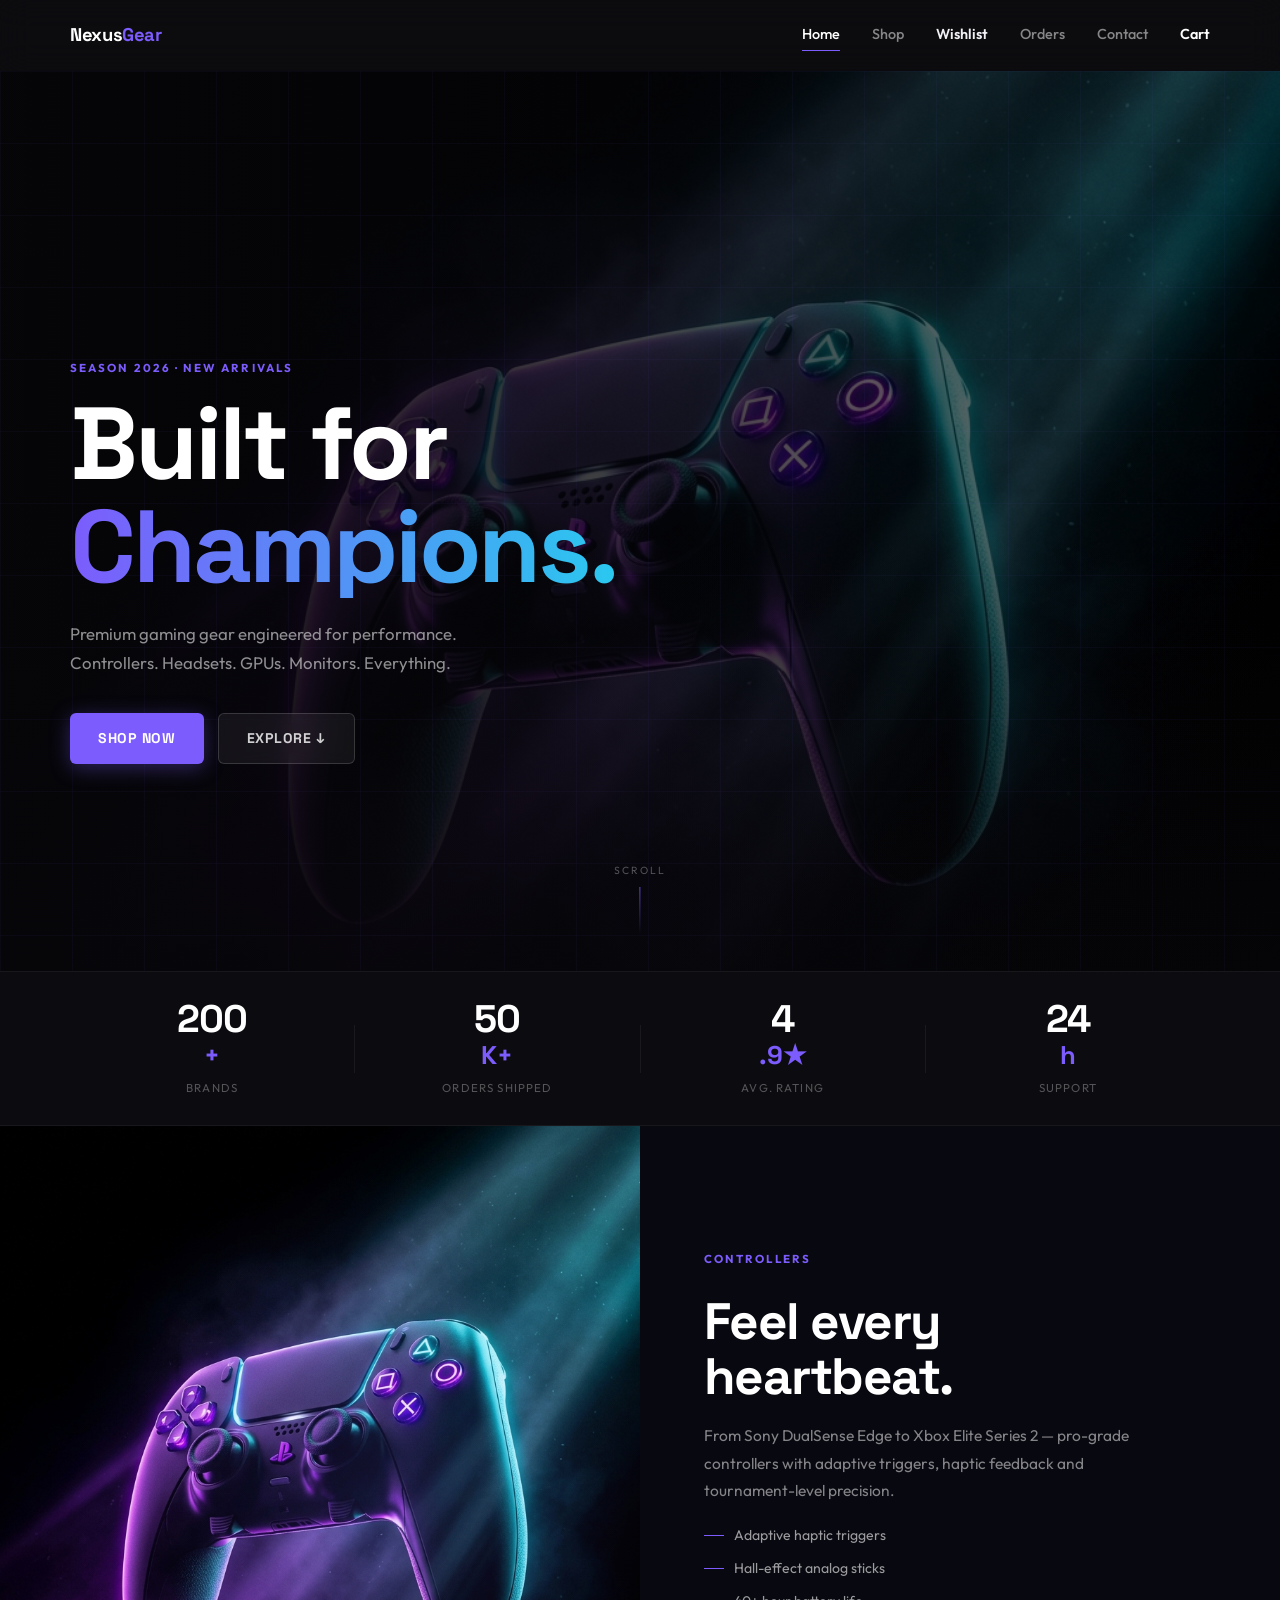
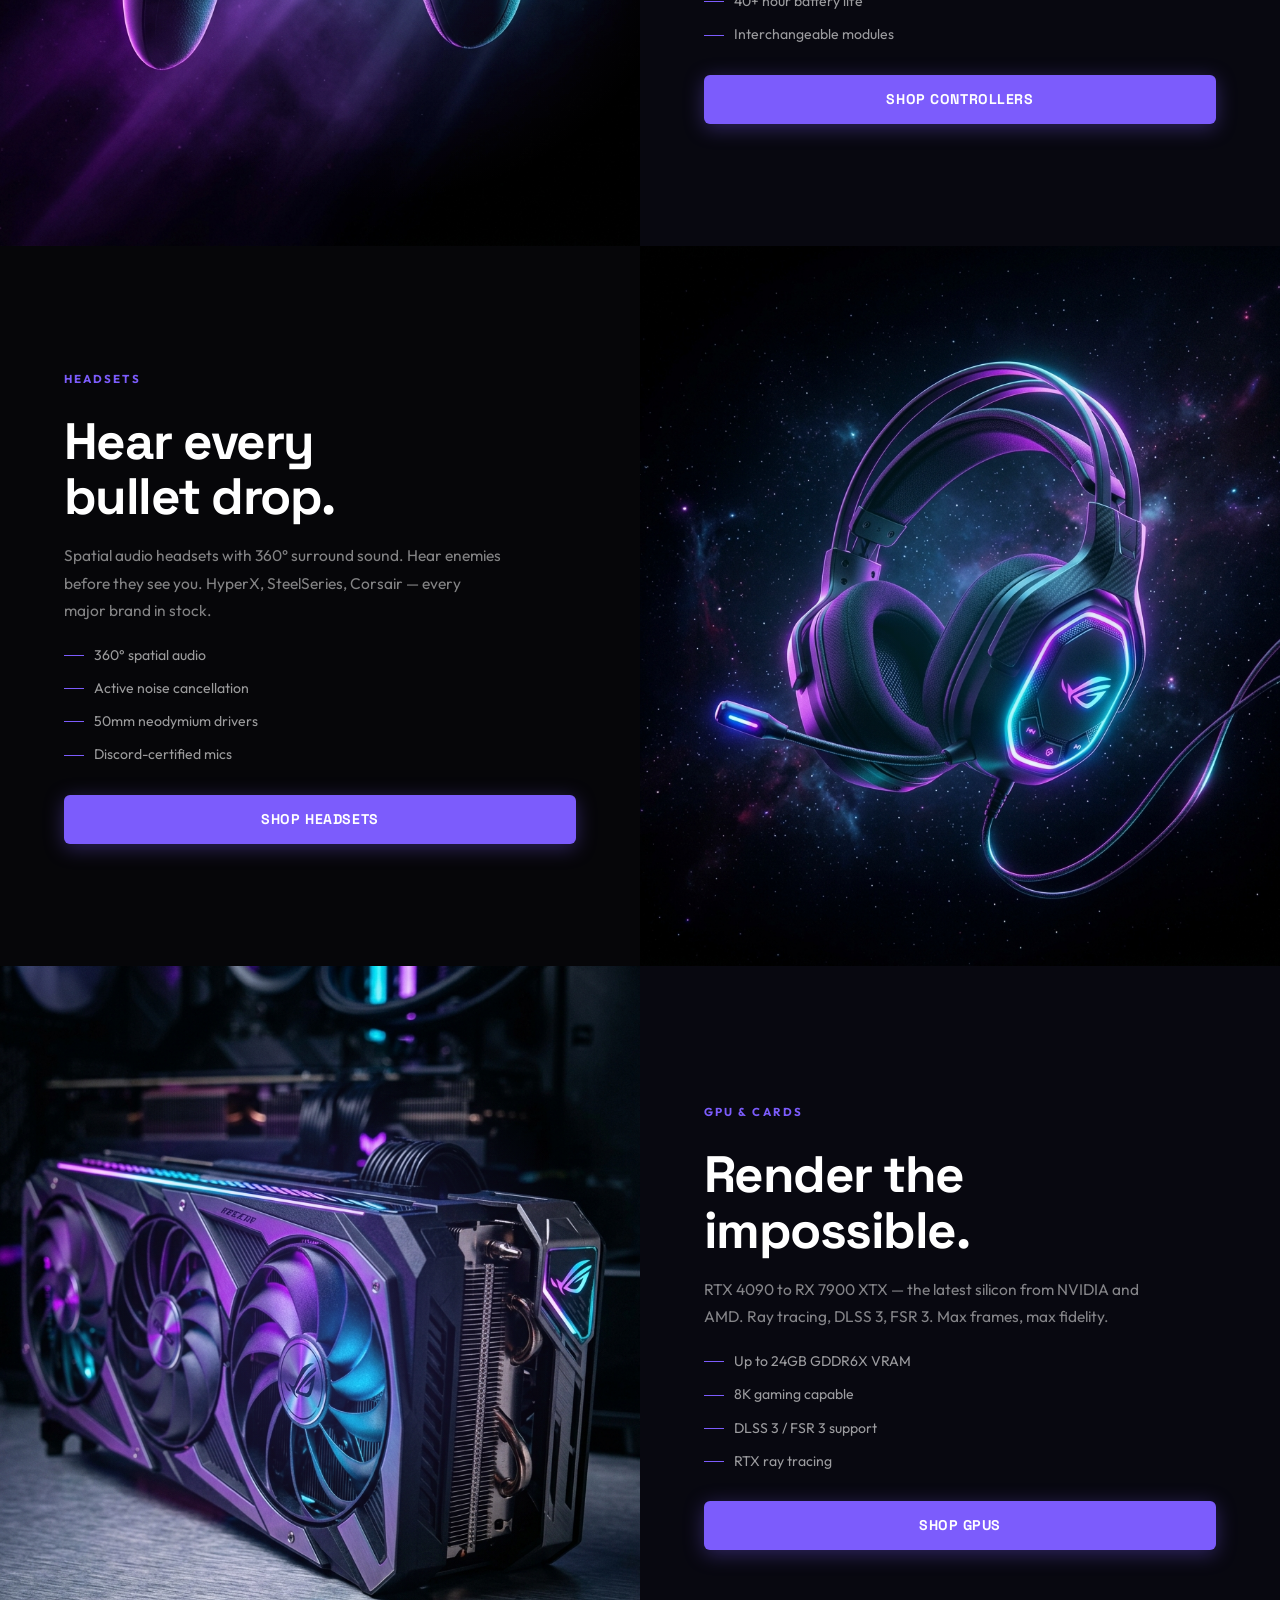
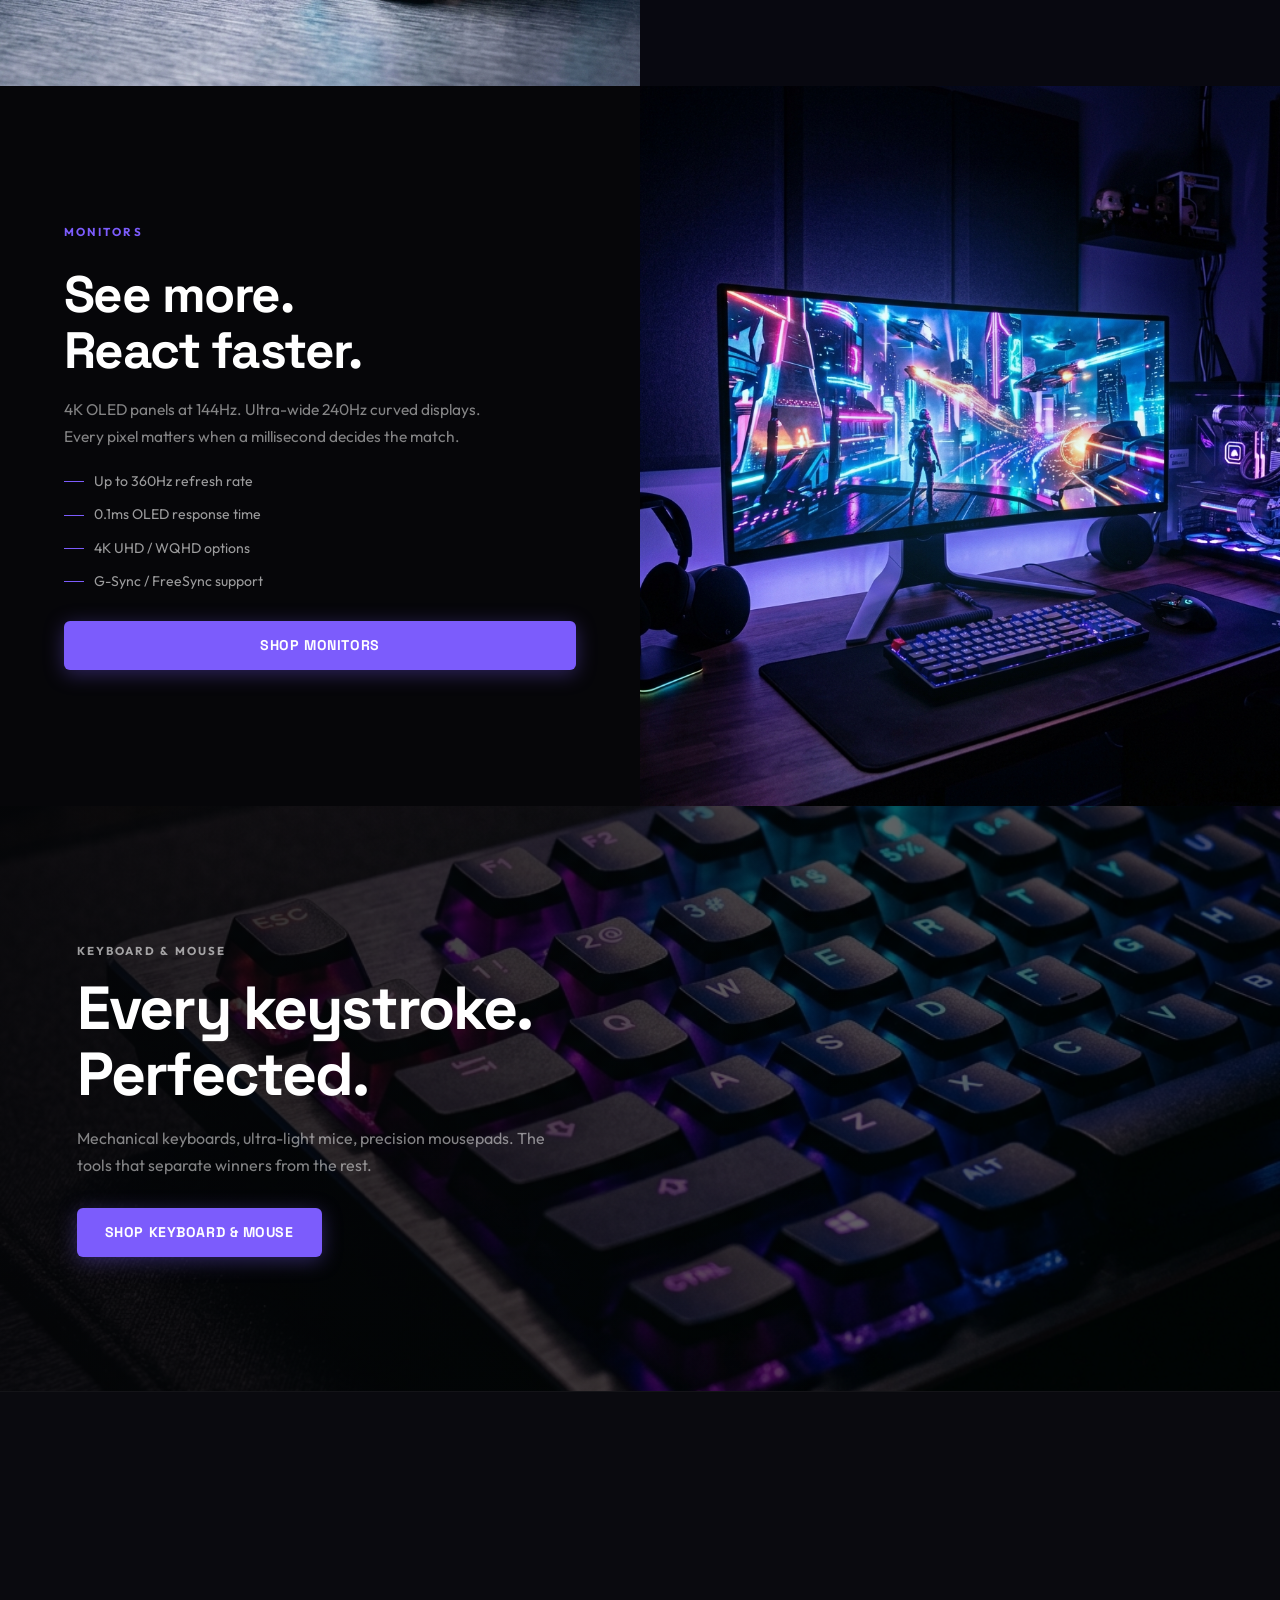
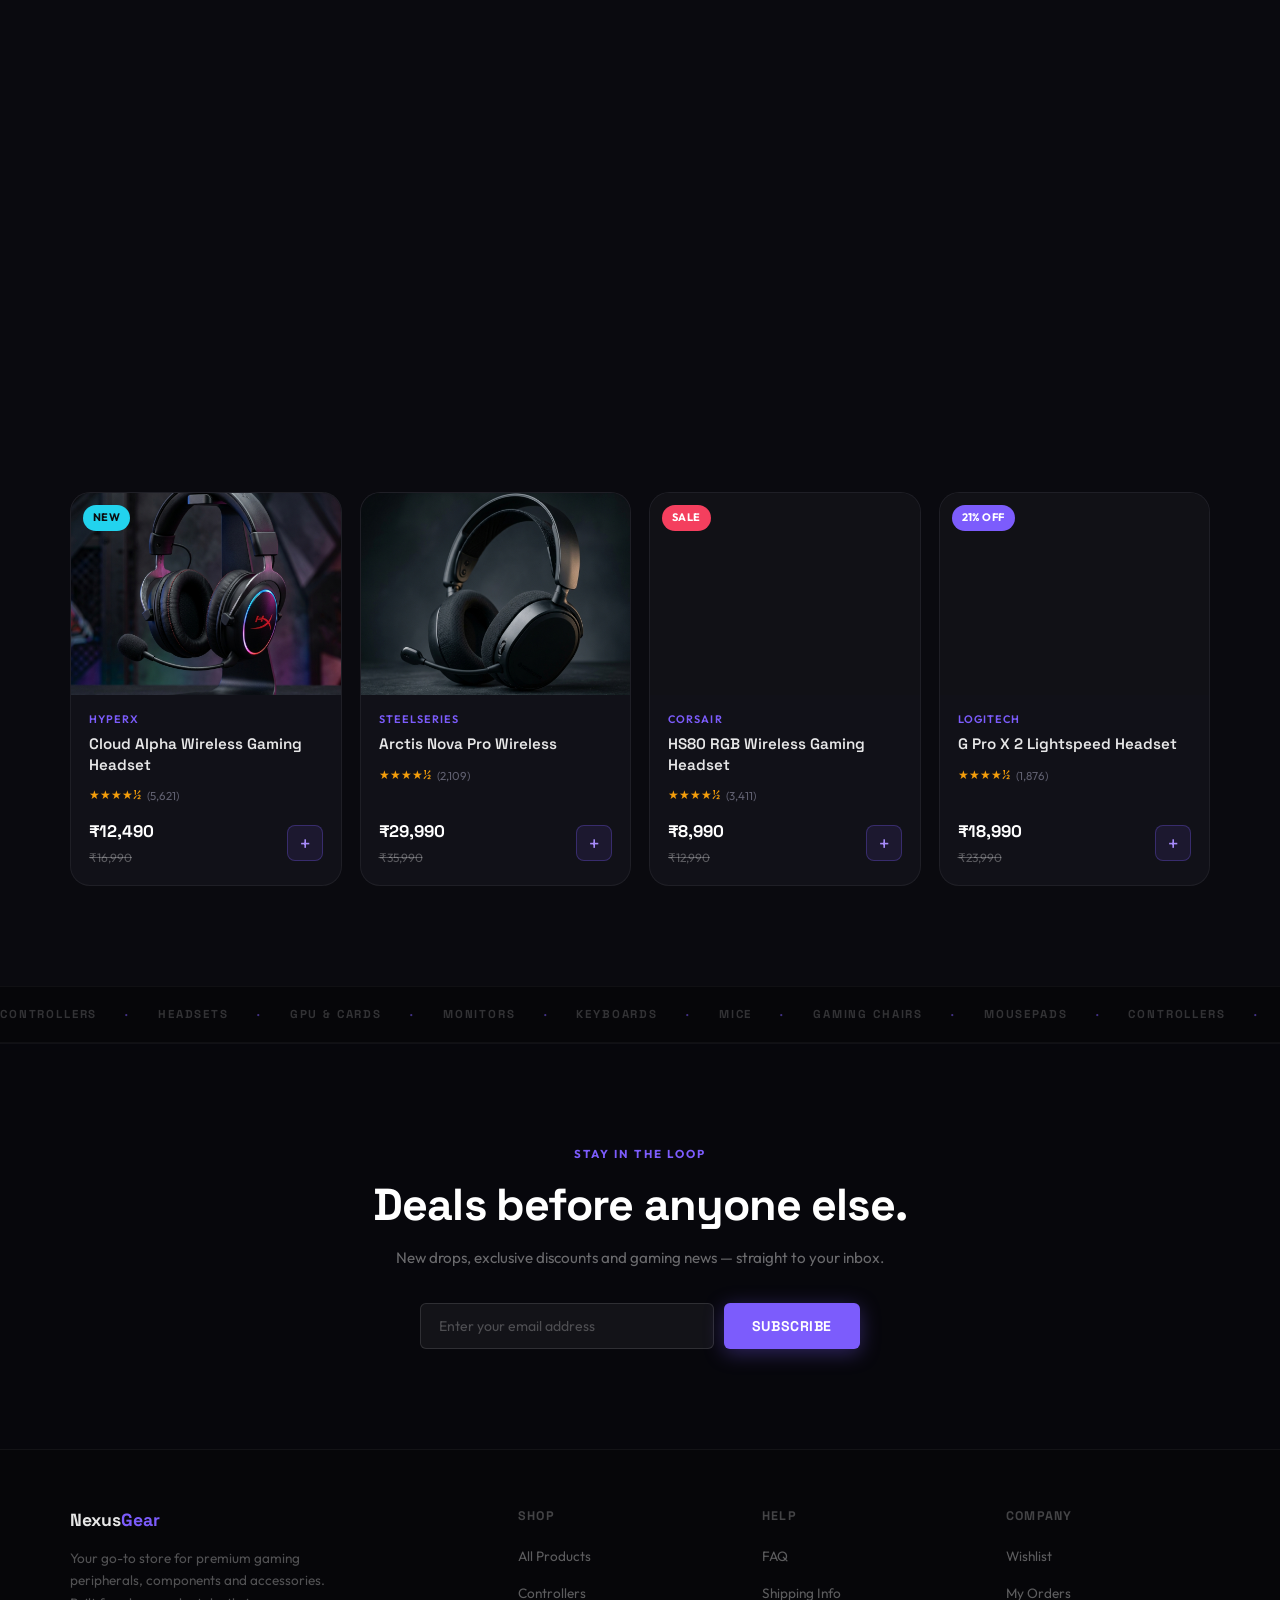
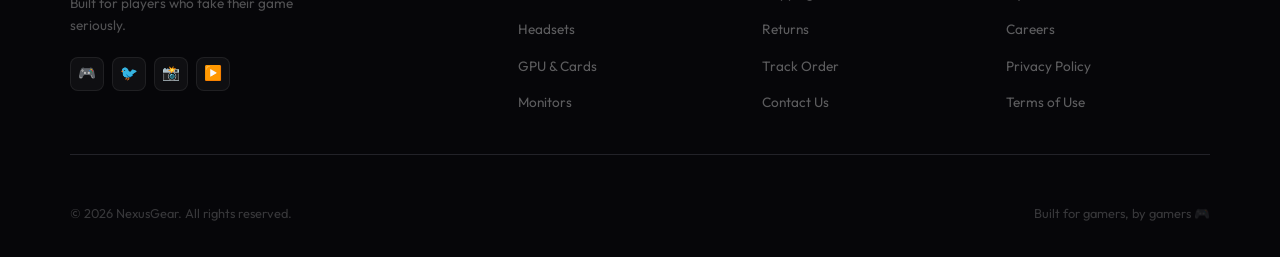
<file: index.html>
<!DOCTYPE html>
<html>
<head>
  <meta charset="UTF-8"/>
  <meta http-equiv="refresh" content="0; url=html/index.html" />
  <title>NexusGear</title>
  <script>
    window.location.href = "html/index.html";
  </script>
</head>
<body style="background:#0c0c0f; color:#f0f0f5; font-family:sans-serif; display:flex; align-items:center; justify-content:center; height:100vh; margin:0;">
  <div style="text-align:center;">
    <h2 style="font-weight:600; margin-bottom:10px;">NexusGear</h2>
    <p style="color:#a0a0b0; font-size:0.9rem;">Redirecting to storefront... <a href="html/index.html" style="color:#7c5cfc; text-decoration:none;">Click here</a> if it does not load.</p>
  </div>
</body>
</html>
</file>
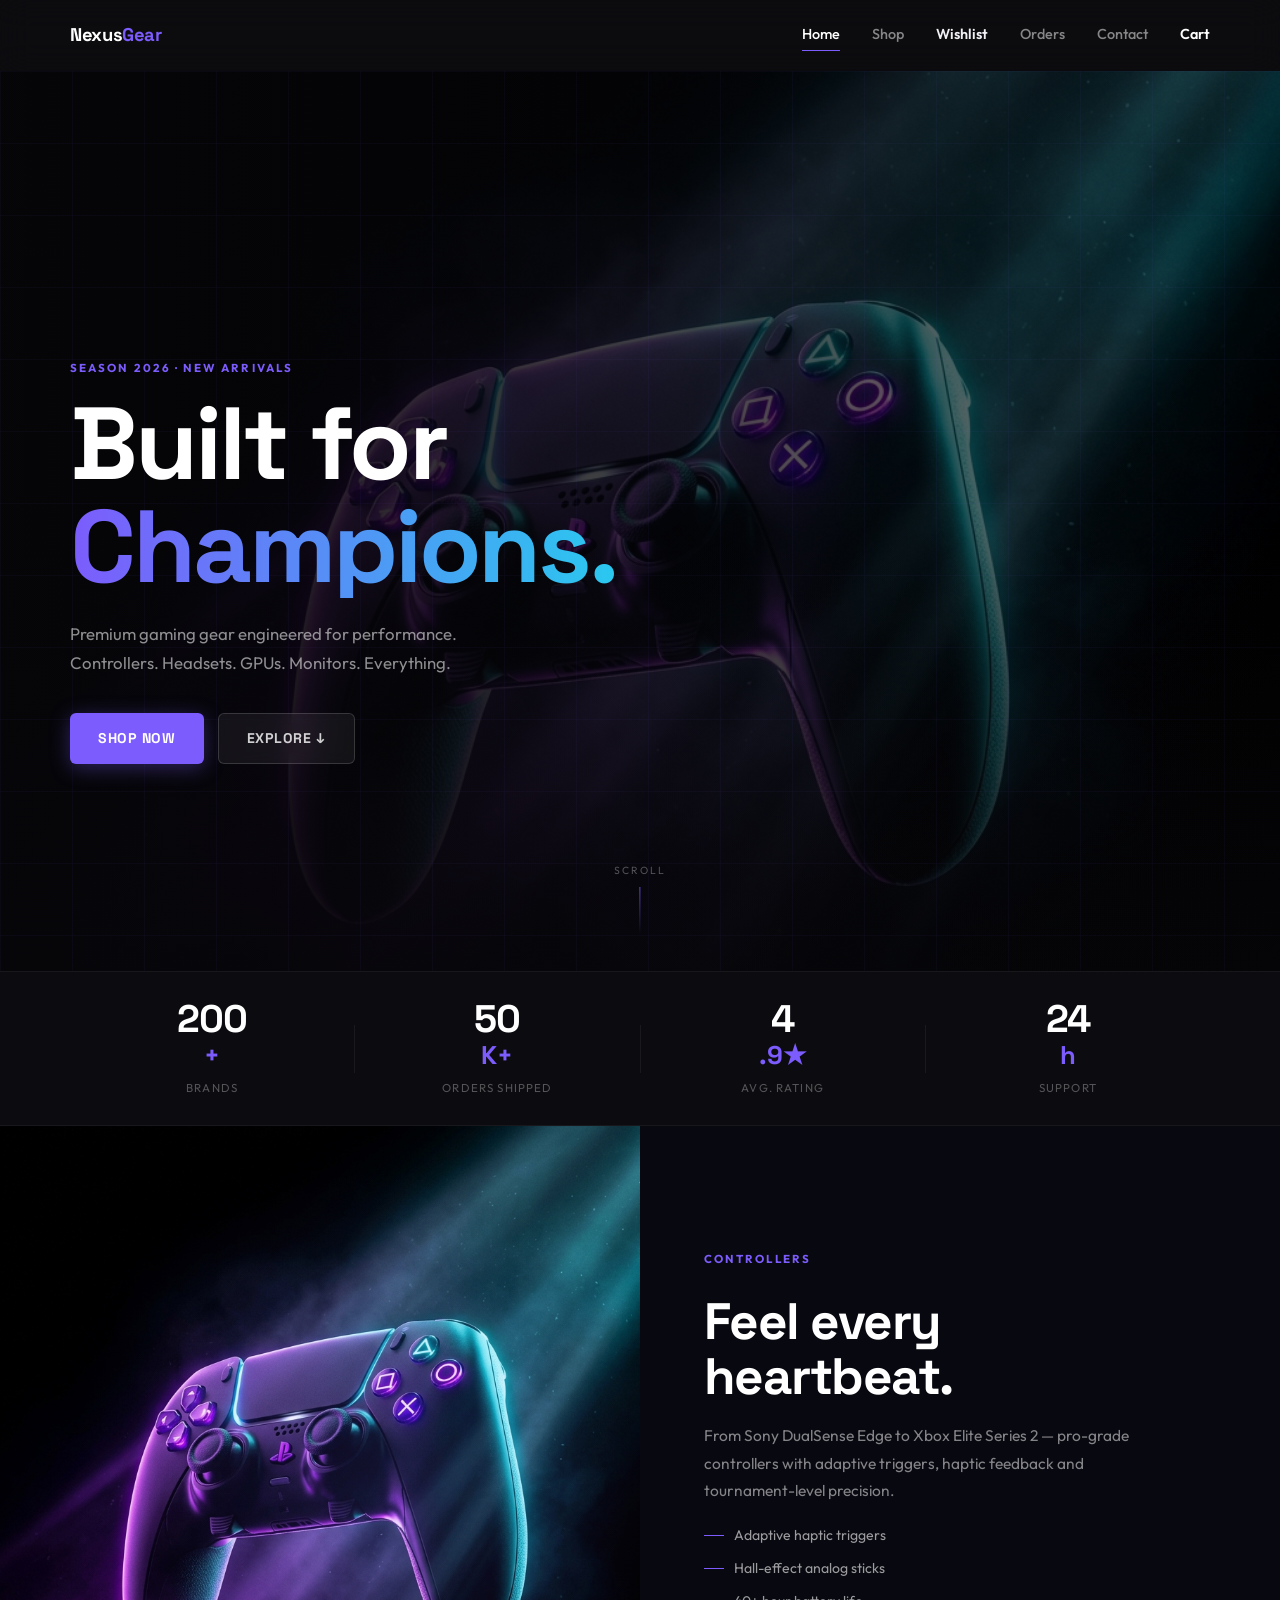
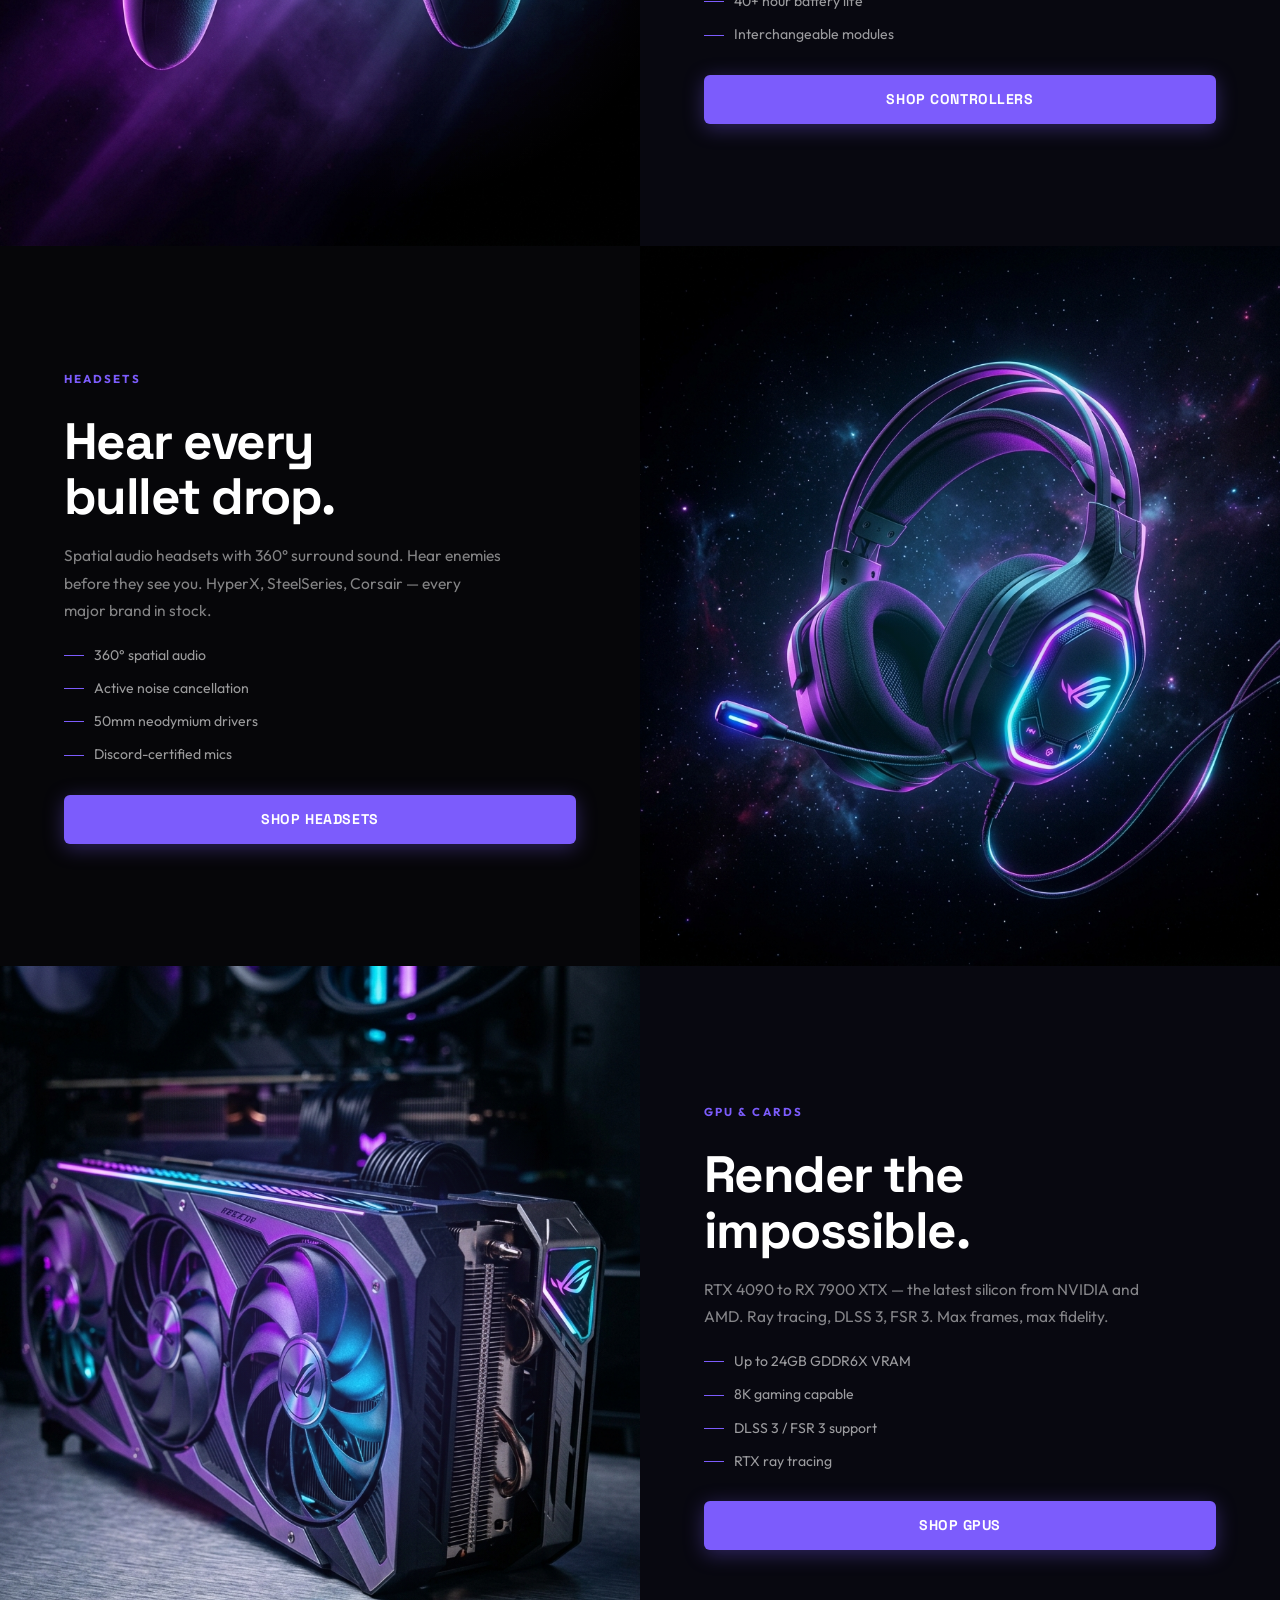
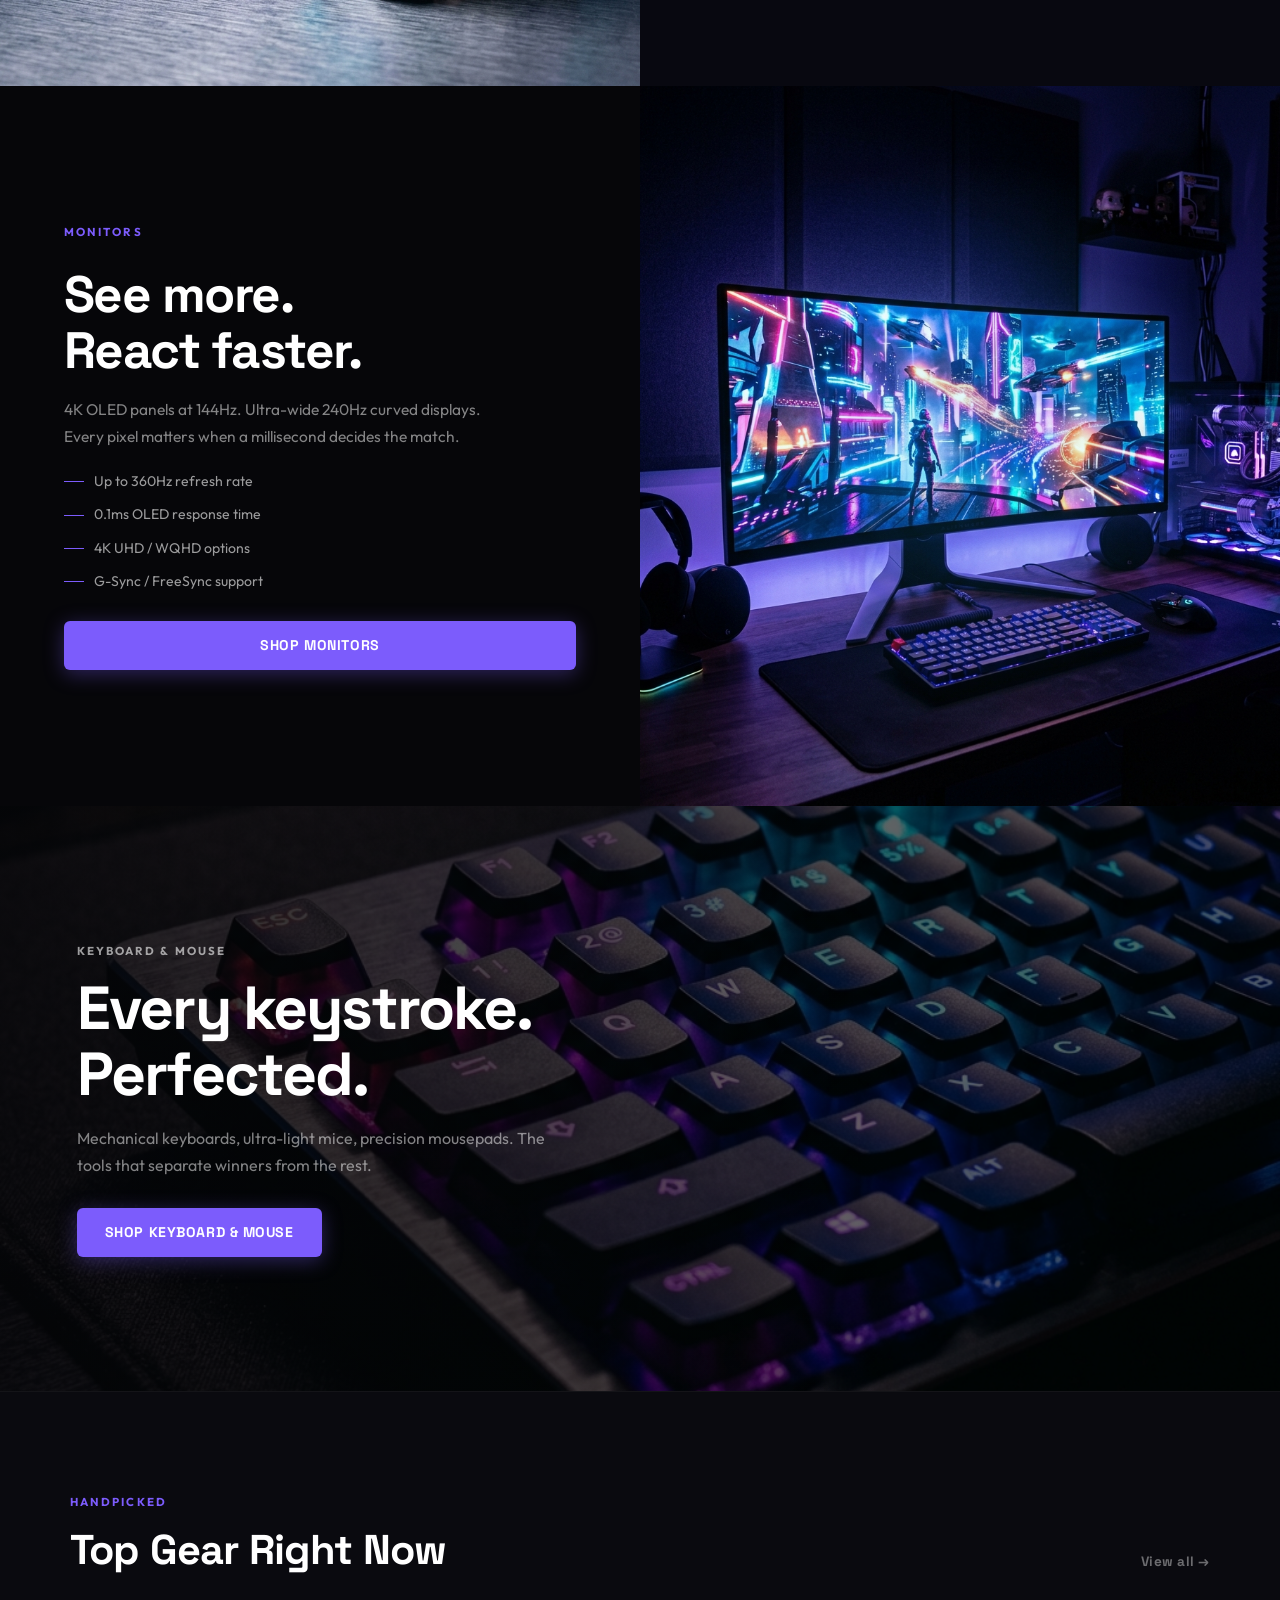
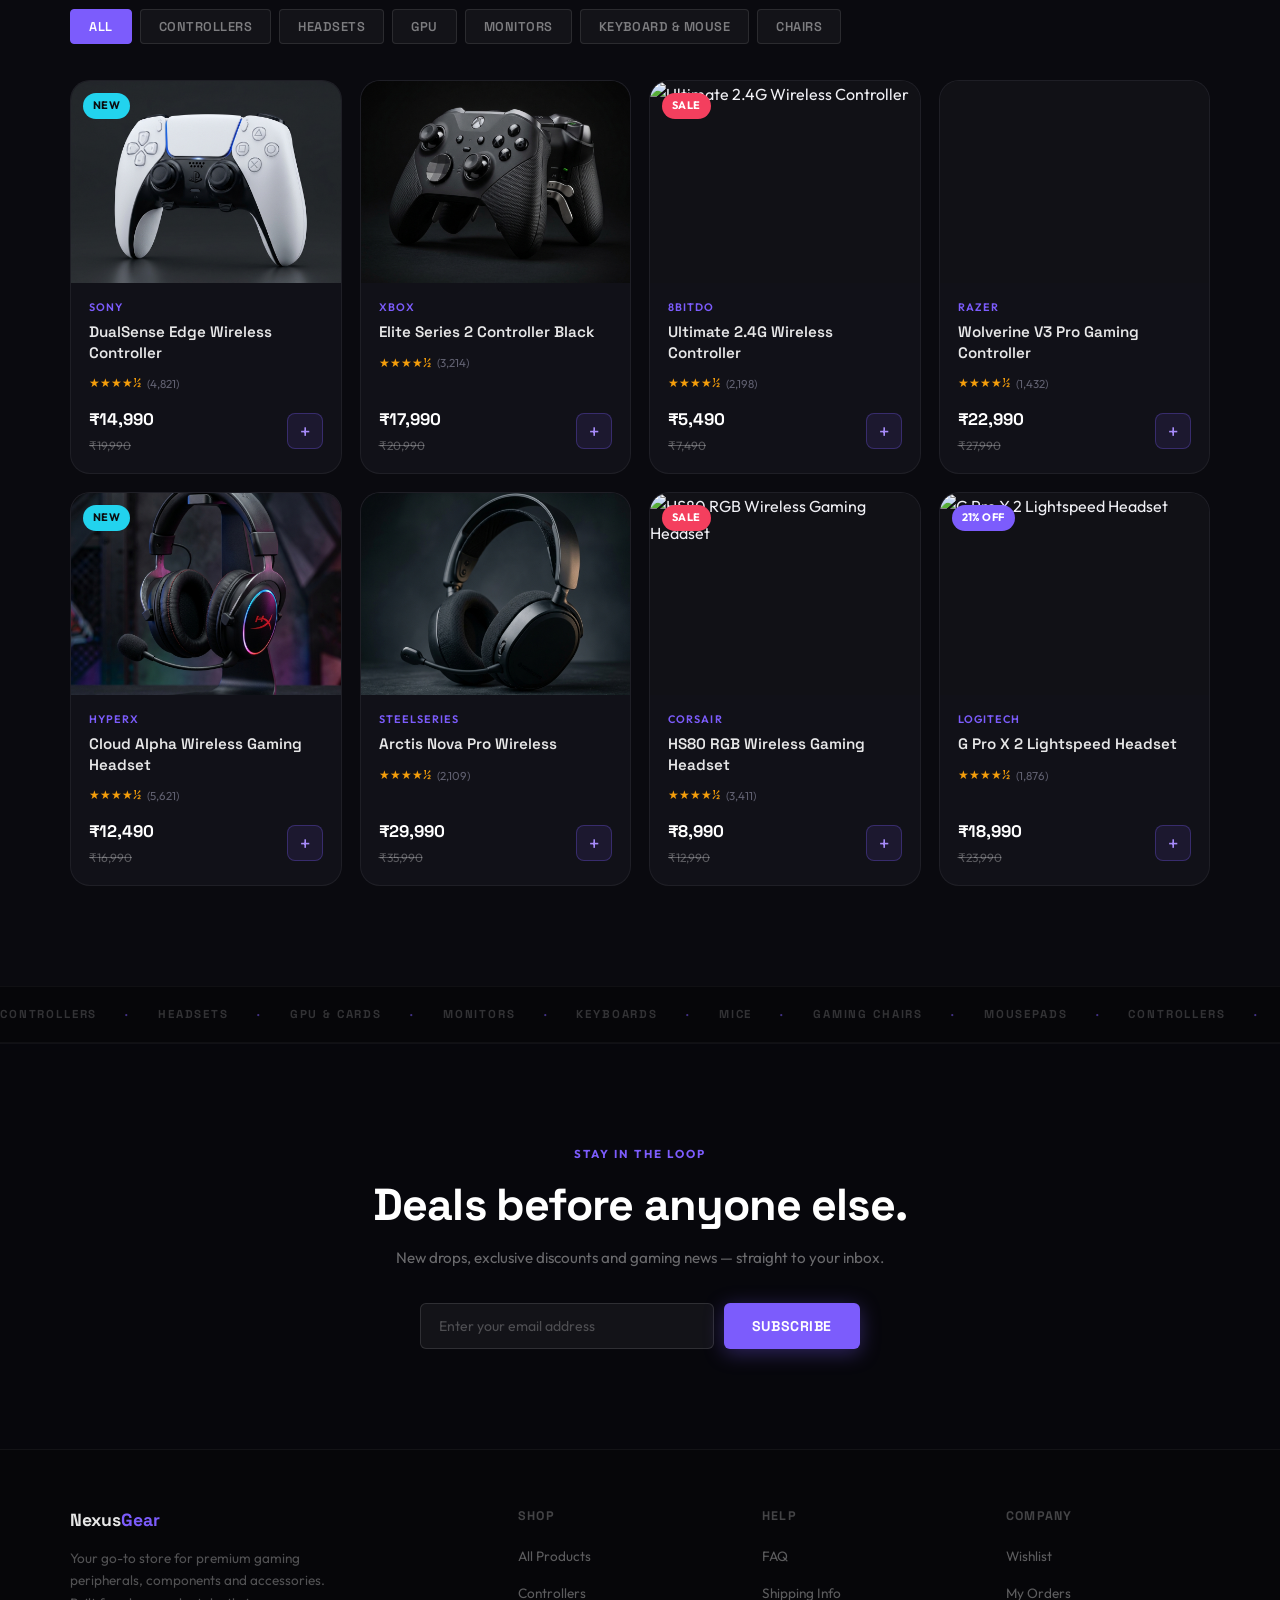
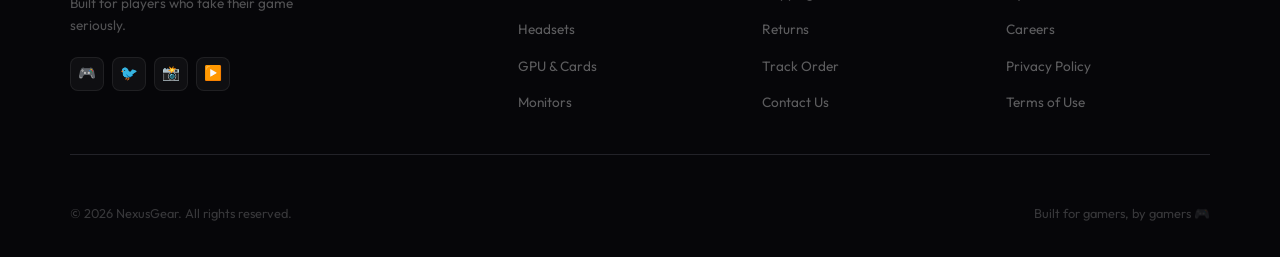
<file: html/index.html>
<!DOCTYPE html>
<html lang="en">
<head>
  <meta charset="UTF-8"/>
  <meta name="viewport" content="width=device-width,initial-scale=1.0"/>
  <meta name="description" content="NexusGear — Premium gaming peripherals, GPUs, monitors & more. Built for players who demand the best."/>
  <title>NexusGear | Built for Champions</title>
  <link rel="preconnect" href="https://fonts.googleapis.com"/>
  <link rel="preconnect" href="https://fonts.gstatic.com" crossorigin/>
  <link href="https://fonts.googleapis.com/css2?family=Outfit:wght@300;400;500;600;700;800;900&family=Space+Grotesk:wght@400;500;600;700;800&display=swap" rel="stylesheet"/>
  <link rel="stylesheet" href="../css/style.css"/>
  <link rel="stylesheet" href="../css/cinematic.css"/>
</head>
<body class="cinematic-page">

<!-- ── HEADER ── -->
<header class="site-header" id="siteHeader">
  <div class="container header-row">
    <a href="index.html" class="brand">Nexus<span>Gear</span></a>
    <button class="nav-toggle" id="navToggle" aria-label="Toggle menu">
      <span></span><span></span><span></span>
    </button>
    <nav class="site-nav" id="siteNav">
      <a href="index.html" class="active">Home</a>
      <a href="shop.html">Shop</a>
      <a href="wishlist.html" class="wishlist-link">Wishlist <span class="wish-count" id="wishCount" style="display: none;">0</span></a>
      <a href="orders.html" class="orders-link">Orders</a>
      <a href="contact.html">Contact</a>
      <a href="cart.html" class="cart-link">Cart <span class="cart-count" id="cartCount">0</span></a>
    </nav>
  </div>
</header>

<!-- ═══════════════════════════════════════
     01 · CINEMATIC HERO
════════════════════════════════════════ -->
<section class="c-hero" id="hero">
  <div class="c-hero__bg">
    <img src="../images/hero_controller.png" alt="" class="c-hero__img" id="heroImg"/>
    <div class="c-hero__overlay"></div>
    <!-- Grid lines -->
    <div class="c-grid" aria-hidden="true"></div>
  </div>

  <div class="container c-hero__content">
    <div class="c-hero__text">
      <p class="c-eyebrow reveal-up" style="--delay:0.1s">Season 2026 · New Arrivals</p>
      <h1 class="c-hero__title">
        <span class="reveal-up" style="--delay:0.2s">Built for</span>
        <span class="reveal-up c-accent-line" style="--delay:0.35s">Champions.</span>
      </h1>
      <p class="c-hero__sub reveal-up" style="--delay:0.5s">
        Premium gaming gear engineered for performance.<br/>
        Controllers. Headsets. GPUs. Monitors. Everything.
      </p>
      <div class="c-hero__actions reveal-up" style="--delay:0.65s">
        <a href="shop.html" class="c-btn c-btn--primary">Shop Now</a>
        <a href="#features" class="c-btn c-btn--ghost">Explore ↓</a>
      </div>
    </div>
  </div>

  <!-- Scroll indicator -->
  <div class="c-scroll-hint" aria-hidden="true">
    <span>Scroll</span>
    <div class="c-scroll-line"></div>
  </div>
</section>

<!-- ═══════════════════════════════════════
     02 · STATS BAR
════════════════════════════════════════ -->
<div class="c-statsbar">
  <div class="container c-statsbar__grid">
    <div class="c-stat">
      <strong class="c-stat__num" data-count="200">0</strong><span>+</span>
      <p>Brands</p>
    </div>
    <div class="c-divider"></div>
    <div class="c-stat">
      <strong class="c-stat__num" data-count="50">0</strong><span>K+</span>
      <p>Orders Shipped</p>
    </div>
    <div class="c-divider"></div>
    <div class="c-stat">
      <strong class="c-stat__num" data-count="4">0</strong><span>.9★</span>
      <p>Avg. Rating</p>
    </div>
    <div class="c-divider"></div>
    <div class="c-stat">
      <strong class="c-stat__num" data-count="24">0</strong><span>h</span>
      <p>Support</p>
    </div>
  </div>
</div>

<!-- ═══════════════════════════════════════
     03 · FEATURE SECTIONS (ROG-style)
════════════════════════════════════════ -->
<div id="features">

  <!-- SECTION A: Controllers — image from LEFT -->
  <section class="c-feature c-feature--left">
    <div class="c-feature__img-wrap slide-from-left">
      <img src="../images/hero_controller.png" alt="DualSense Edge Controller" class="c-feature__img"/>
      <div class="c-feature__img-glow"></div>
    </div>
    <div class="c-feature__body slide-from-right">
      <p class="c-eyebrow">Controllers</p>
      <h2 class="c-feature__title">Feel every<br/>heartbeat.</h2>
      <p class="c-feature__desc">
        From Sony DualSense Edge to Xbox Elite Series 2 — pro-grade controllers with adaptive triggers, haptic feedback and tournament-level precision.
      </p>
      <ul class="c-feature__list">
        <li>Adaptive haptic triggers</li>
        <li>Hall-effect analog sticks</li>
        <li>40+ hour battery life</li>
        <li>Interchangeable modules</li>
      </ul>
      <a href="shop.html?cat=controllers" class="c-btn c-btn--primary" style="margin-top:28px">Shop Controllers</a>
    </div>
  </section>

  <!-- SECTION B: Headsets — image from RIGHT -->
  <section class="c-feature c-feature--right c-feature--dark">
    <div class="c-feature__body slide-from-left">
      <p class="c-eyebrow">Headsets</p>
      <h2 class="c-feature__title">Hear every<br/>bullet drop.</h2>
      <p class="c-feature__desc">
        Spatial audio headsets with 360° surround sound. Hear enemies before they see you. HyperX, SteelSeries, Corsair — every major brand in stock.
      </p>
      <ul class="c-feature__list">
        <li>360° spatial audio</li>
        <li>Active noise cancellation</li>
        <li>50mm neodymium drivers</li>
        <li>Discord-certified mics</li>
      </ul>
      <a href="shop.html?cat=headsets" class="c-btn c-btn--primary" style="margin-top:28px">Shop Headsets</a>
    </div>
    <div class="c-feature__img-wrap slide-from-right">
      <img src="../images/section_headset.png" alt="Gaming Headset" class="c-feature__img"/>
      <div class="c-feature__img-glow" style="background:radial-gradient(circle,rgba(6,182,212,0.2),transparent 60%)"></div>
    </div>
  </section>

  <!-- SECTION C: GPUs — image from LEFT -->
  <section class="c-feature c-feature--left">
    <div class="c-feature__img-wrap slide-from-left">
      <img src="../images/section_gpu.png" alt="RTX 4090 GPU" class="c-feature__img"/>
      <div class="c-feature__img-glow" style="background:radial-gradient(circle,rgba(124,92,252,0.25),transparent 60%)"></div>
    </div>
    <div class="c-feature__body slide-from-right">
      <p class="c-eyebrow">GPU & Cards</p>
      <h2 class="c-feature__title">Render the<br/>impossible.</h2>
      <p class="c-feature__desc">
        RTX 4090 to RX 7900 XTX — the latest silicon from NVIDIA and AMD. Ray tracing, DLSS 3, FSR 3. Max frames, max fidelity.
      </p>
      <ul class="c-feature__list">
        <li>Up to 24GB GDDR6X VRAM</li>
        <li>8K gaming capable</li>
        <li>DLSS 3 / FSR 3 support</li>
        <li>RTX ray tracing</li>
      </ul>
      <a href="shop.html?cat=gpu" class="c-btn c-btn--primary" style="margin-top:28px">Shop GPUs</a>
    </div>
  </section>

  <!-- SECTION D: Monitors — image from RIGHT -->
  <section class="c-feature c-feature--right c-feature--dark">
    <div class="c-feature__body slide-from-left">
      <p class="c-eyebrow">Monitors</p>
      <h2 class="c-feature__title">See more.<br/>React faster.</h2>
      <p class="c-feature__desc">
        4K OLED panels at 144Hz. Ultra-wide 240Hz curved displays. Every pixel matters when a millisecond decides the match.
      </p>
      <ul class="c-feature__list">
        <li>Up to 360Hz refresh rate</li>
        <li>0.1ms OLED response time</li>
        <li>4K UHD / WQHD options</li>
        <li>G-Sync / FreeSync support</li>
      </ul>
      <a href="shop.html?cat=monitors" class="c-btn c-btn--primary" style="margin-top:28px">Shop Monitors</a>
    </div>
    <div class="c-feature__img-wrap slide-from-right">
      <img src="../images/section_monitor.png" alt="Gaming Monitor" class="c-feature__img"/>
      <div class="c-feature__img-glow" style="background:radial-gradient(circle,rgba(34,211,238,0.15),transparent 60%)"></div>
    </div>
  </section>

  <!-- SECTION E: Keyboard & Mouse — full-width keyboard -->
  <section class="c-feature-full">
    <div class="c-feature-full__img-wrap slide-from-bottom">
      <img src="../images/section_keyboard.png" alt="Gaming Keyboard" class="c-feature-full__img"/>
      <div class="c-feature-full__overlay">
        <div class="slide-from-bottom" style="--delay:0.2s">
          <p class="c-eyebrow" style="color:rgba(255,255,255,0.6)">Keyboard & Mouse</p>
          <h2 class="c-feature__title" style="font-size:clamp(2rem,5vw,3.8rem)">Every keystroke.<br/>Perfected.</h2>
          <p style="color:rgba(255,255,255,0.5);max-width:480px;line-height:1.7;margin:16px 0 28px">
            Mechanical keyboards, ultra-light mice, precision mousepads. The tools that separate winners from the rest.
          </p>
          <a href="shop.html?cat=peripherals" class="c-btn c-btn--primary">Shop Keyboard & Mouse</a>
        </div>
      </div>
    </div>
  </section>

</div>

<!-- ═══════════════════════════════════════
     04 · FEATURED PRODUCTS
════════════════════════════════════════ -->
<section class="c-products-section">
  <div class="container">
    <div class="c-section-head slide-from-bottom">
      <div>
        <p class="c-eyebrow">Handpicked</p>
        <h2 class="c-section-title">Top Gear Right Now</h2>
      </div>
      <a href="shop.html" class="c-link-arrow">View all →</a>
    </div>

    <!-- Category filter chips -->
    <div class="c-chips slide-from-bottom" style="--delay:0.1s" id="homeCatChips">
      <button class="c-chip active" data-cat="all">All</button>
      <button class="c-chip" data-cat="controllers">Controllers</button>
      <button class="c-chip" data-cat="headsets">Headsets</button>
      <button class="c-chip" data-cat="gpu">GPU</button>
      <button class="c-chip" data-cat="monitors">Monitors</button>
      <button class="c-chip" data-cat="peripherals">Keyboard & Mouse</button>
      <button class="c-chip" data-cat="chairs">Chairs</button>
    </div>

    <div class="product-grid" id="homeProductGrid"></div>
  </div>
</section>

<!-- ═══════════════════════════════════════
     05 · MARQUEE STRIP
════════════════════════════════════════ -->
<div class="c-marquee-wrap" aria-hidden="true">
  <div class="c-marquee">
    <span>CONTROLLERS</span><span class="c-dot">·</span>
    <span>HEADSETS</span><span class="c-dot">·</span>
    <span>GPU &amp; CARDS</span><span class="c-dot">·</span>
    <span>MONITORS</span><span class="c-dot">·</span>
    <span>KEYBOARDS</span><span class="c-dot">·</span>
    <span>MICE</span><span class="c-dot">·</span>
    <span>GAMING CHAIRS</span><span class="c-dot">·</span>
    <span>MOUSEPADS</span><span class="c-dot">·</span>
    <span>CONTROLLERS</span><span class="c-dot">·</span>
    <span>HEADSETS</span><span class="c-dot">·</span>
    <span>GPU &amp; CARDS</span><span class="c-dot">·</span>
    <span>MONITORS</span><span class="c-dot">·</span>
    <span>KEYBOARDS</span><span class="c-dot">·</span>
    <span>MICE</span><span class="c-dot">·</span>
    <span>GAMING CHAIRS</span><span class="c-dot">·</span>
    <span>MOUSEPADS</span><span class="c-dot">·</span>
  </div>
</div>

<!-- ═══════════════════════════════════════
     06 · NEWSLETTER
════════════════════════════════════════ -->
<section class="c-newsletter">
  <div class="container c-newsletter__inner slide-from-bottom">
    <p class="c-eyebrow">Stay in the loop</p>
    <h2>Deals before anyone else.</h2>
    <p class="c-newsletter__sub">New drops, exclusive discounts and gaming news — straight to your inbox.</p>
    <form class="c-nl-form" id="nlForm">
      <input type="email" id="nlEmail" placeholder="Enter your email address" required/>
      <button type="submit" class="c-btn c-btn--primary">Subscribe</button>
    </form>
  </div>
</section>

<!-- ═══════════════════════════════════════
     FOOTER
════════════════════════════════════════ -->
<footer class="site-footer">
  <div class="container">
    <div class="footer-grid">
      <div class="footer-brand">
        <div class="footer-logo">Nexus<span>Gear</span></div>
        <p>Your go-to store for premium gaming peripherals, components and accessories. Built for players who take their game seriously.</p>
        <div class="footer-socials">
          <a href="#" aria-label="Discord">🎮</a>
          <a href="#" aria-label="Twitter">🐦</a>
          <a href="#" aria-label="Instagram">📸</a>
          <a href="#" aria-label="YouTube">▶️</a>
        </div>
      </div>
      <div class="footer-col">
        <h5>Shop</h5>
        <ul>
          <li><a href="shop.html">All Products</a></li>
          <li><a href="shop.html?cat=controllers">Controllers</a></li>
          <li><a href="shop.html?cat=headsets">Headsets</a></li>
          <li><a href="shop.html?cat=gpu">GPU & Cards</a></li>
          <li><a href="shop.html?cat=monitors">Monitors</a></li>
        </ul>
      </div>
      <div class="footer-col">
        <h5>Help</h5>
        <ul>
          <li><a href="#">FAQ</a></li>
          <li><a href="#">Shipping Info</a></li>
          <li><a href="#">Returns</a></li>
          <li><a href="#">Track Order</a></li>
          <li><a href="contact.html">Contact Us</a></li>
        </ul>
      </div>
      <div class="footer-col">
        <h5>Company</h5>
        <ul>
          <li><a href="wishlist.html">Wishlist</a></li>
          <li><a href="orders.html">My Orders</a></li>
          <li><a href="#">Careers</a></li>
          <li><a href="#">Privacy Policy</a></li>
          <li><a href="#">Terms of Use</a></li>
        </ul>
      </div>
    </div>
    <div class="footer-bottom">
      <p>© 2026 NexusGear. All rights reserved.</p>
      <p>Built for gamers, by gamers 🎮</p>
    </div>
  </div>
</footer>

<div class="toast-wrap" id="toastWrap"></div>
<script src="../js/script.js"></script>
<script src="../js/cinematic.js"></script>
</body>
</html>
</file>
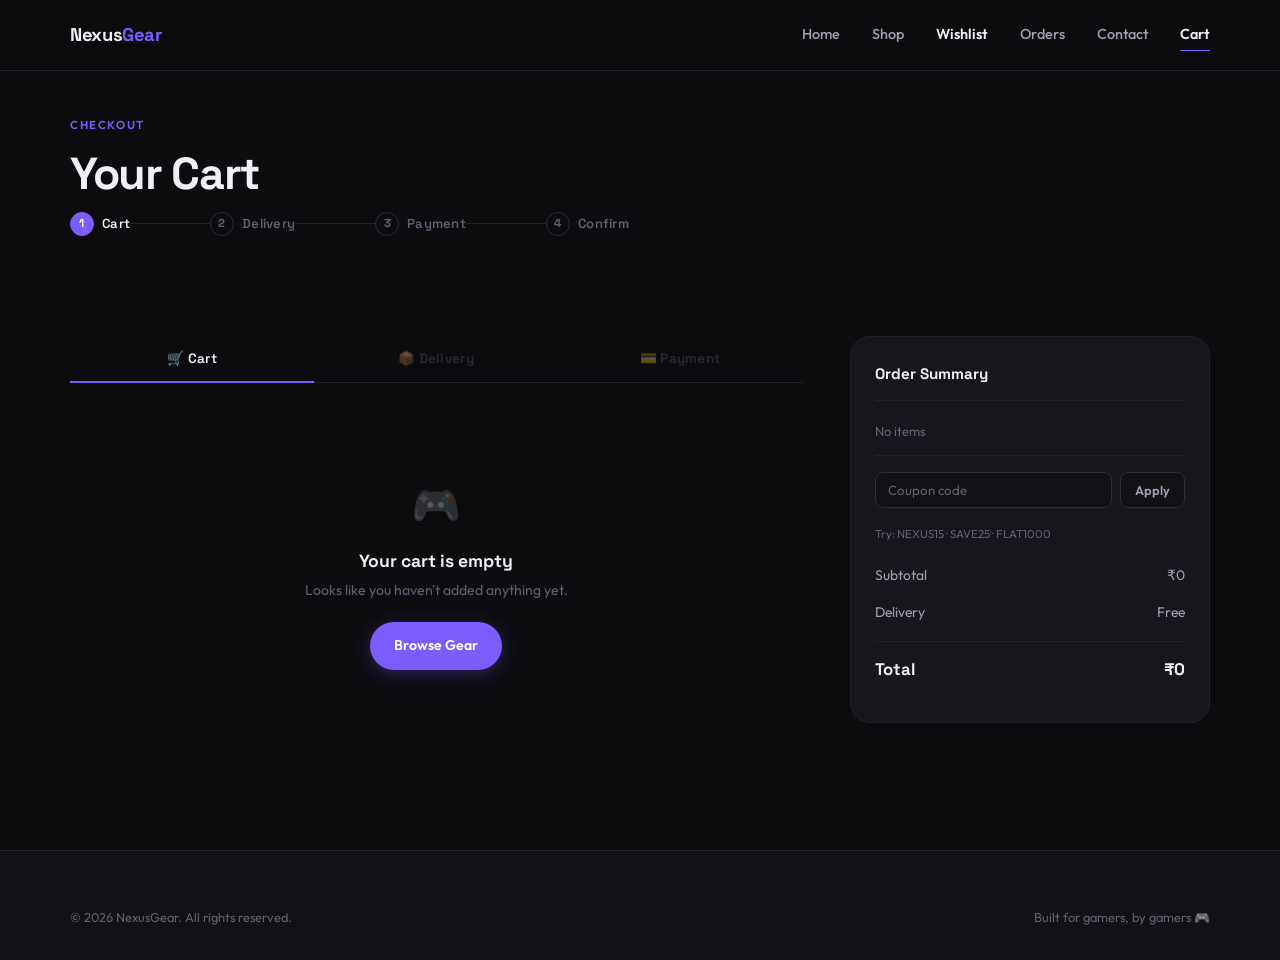
<file: html/cart.html>
<!DOCTYPE html>
<html lang="en">
<head>
  <meta charset="UTF-8"/>
  <meta name="viewport" content="width=device-width,initial-scale=1.0"/>
  <meta name="description" content="Your NexusGear cart — review items, enter delivery details and pay securely."/>
  <title>NexusGear | Cart & Checkout</title>
  <link rel="preconnect" href="https://fonts.googleapis.com"/>
  <link rel="preconnect" href="https://fonts.gstatic.com" crossorigin/>
  <link href="https://fonts.googleapis.com/css2?family=Outfit:wght@300;400;500;600;700&family=Space+Grotesk:wght@400;500;600;700&display=swap" rel="stylesheet"/>
  <link rel="stylesheet" href="../css/style.css"/>
</head>
<body>

<header class="site-header">
  <div class="container header-row">
    <a href="index.html" class="brand">Nexus<span>Gear</span></a>
    <button class="nav-toggle" id="navToggle" aria-label="Toggle menu">
      <span></span><span></span><span></span>
    </button>
    <nav class="site-nav" id="siteNav">
      <a href="index.html">Home</a>
      <a href="shop.html">Shop</a>
      <a href="wishlist.html" class="wishlist-link">Wishlist <span class="wish-count" id="wishCount" style="display: none;">0</span></a>
      <a href="orders.html" class="orders-link">Orders</a>
      <a href="contact.html">Contact</a>
      <a href="cart.html" class="cart-link active">Cart <span class="cart-count" id="cartCount">0</span></a>
    </nav>
  </div>
</header>

<!-- PAGE TITLE -->
<section style="padding:44px 0 0">
  <div class="container">
    <p class="eyebrow">Checkout</p>
    <h1 style="font-size:clamp(1.8rem,4vw,2.8rem);margin-bottom:12px">Your Cart</h1>

    <!-- Step progress -->
    <div class="checkout-steps" id="checkoutSteps">
      <div class="step active" id="step1">
        <span class="step-num">1</span> Cart
      </div>
      <div class="step-line"></div>
      <div class="step" id="step2">
        <span class="step-num">2</span> Delivery
      </div>
      <div class="step-line"></div>
      <div class="step" id="step3">
        <span class="step-num">3</span> Payment
      </div>
      <div class="step-line"></div>
      <div class="step" id="step4">
        <span class="step-num">4</span> Confirm
      </div>
    </div>
  </div>
</section>

<div class="container cart-layout">

  <!-- LEFT — tabs panel -->
  <div>
    <!-- Tab buttons -->
    <div class="cart-tabs" id="cartTabs">
      <button class="cart-tab active" data-tab="cart"     id="tabCart">🛒 Cart</button>
      <button class="cart-tab"        data-tab="delivery" id="tabDelivery" disabled>📦 Delivery</button>
      <button class="cart-tab"        data-tab="payment"  id="tabPayment"  disabled>💳 Payment</button>
    </div>

    <!-- TAB 1: Cart Items -->
    <div id="panelCart">
      <div id="cartItemsList"></div>

      <!-- empty state -->
      <div class="cart-empty" id="cartEmpty" style="display:none">
        <div class="cart-empty-icon">🎮</div>
        <h3>Your cart is empty</h3>
        <p>Looks like you haven't added anything yet.</p>
        <a href="shop.html" class="btn btn-primary" style="margin-top:20px">Browse Gear</a>
      </div>

      <div id="cartItemsFooter" style="margin-top:24px;display:flex;gap:12px;flex-wrap:wrap">
        <a href="shop.html" class="btn btn-outline">← Continue Shopping</a>
        <button class="btn btn-primary" id="goToDelivery">Proceed to Delivery →</button>
      </div>
    </div>

    <!-- TAB 2: Delivery -->
    <div id="panelDelivery" style="display:none">
      <div class="cart-panel">
        <p class="cart-panel-title">Delivery Address</p>
        <form id="addressForm">
          <div class="form-grid" style="margin-bottom:14px">
            <div class="form-group">
              <label>First Name *</label>
              <input type="text" id="fname" placeholder="Rahul" required/>
            </div>
            <div class="form-group">
              <label>Last Name *</label>
              <input type="text" id="lname" placeholder="Sharma" required/>
            </div>
          </div>
          <div class="form-grid single" style="margin-bottom:14px">
            <div class="form-group">
              <label>Mobile *</label>
              <input type="tel" id="phone" placeholder="10-digit number" maxlength="10" required/>
            </div>
          </div>
          <div class="form-grid single" style="margin-bottom:14px">
            <div class="form-group">
              <label>Address Line 1 *</label>
              <input type="text" id="addr1" placeholder="Flat, Building, Street" required/>
            </div>
          </div>
          <div class="form-grid single" style="margin-bottom:14px">
            <div class="form-group">
              <label>Address Line 2</label>
              <input type="text" id="addr2" placeholder="Area, Landmark (optional)"/>
            </div>
          </div>
          <div class="form-grid" style="margin-bottom:14px">
            <div class="form-group">
              <label>City *</label>
              <input type="text" id="city" placeholder="Mumbai" required/>
            </div>
            <div class="form-group">
              <label>Pincode *</label>
              <input type="text" id="pin" placeholder="400001" maxlength="6" required/>
            </div>
          </div>
          <div class="form-grid single" style="margin-bottom:24px">
            <div class="form-group">
              <label>State *</label>
              <select id="state" required>
                <option value="">Select State</option>
                <option>Maharashtra</option><option>Delhi</option><option>Karnataka</option>
                <option>Tamil Nadu</option><option>Gujarat</option><option>Rajasthan</option>
                <option>Uttar Pradesh</option><option>West Bengal</option><option>Telangana</option>
                <option>Kerala</option><option>Madhya Pradesh</option><option>Punjab</option>
              </select>
            </div>
          </div>

          <p class="form-section-title" style="margin-bottom:12px">Delivery Option</p>
          <div class="delivery-opts" style="margin-bottom:24px">
            <label class="delivery-opt">
              <input type="radio" name="delivery" value="standard" checked/>
              <div>
                <strong>Standard Delivery</strong>
                <span>3–5 business days · Free</span>
              </div>
            </label>
            <label class="delivery-opt">
              <input type="radio" name="delivery" value="express"/>
              <div>
                <strong>Express Delivery</strong>
                <span>1–2 business days · ₹149</span>
              </div>
            </label>
          </div>

          <div style="display:flex;gap:12px;flex-wrap:wrap">
            <button type="button" class="btn btn-outline" id="backToCart">← Back</button>
            <button type="submit" class="btn btn-primary">Continue to Payment →</button>
          </div>
        </form>
      </div>
    </div>

    <!-- TAB 3: Payment -->
    <div id="panelPayment" style="display:none">
      <div class="cart-panel">
        <p class="cart-panel-title">Payment Method</p>

        <div class="pay-methods">
          <label class="pay-method">
            <input type="radio" name="pay" value="upi" checked/>
            <span class="pay-icon-emoji">📲</span>
            <span>UPI</span>
          </label>
          <label class="pay-method">
            <input type="radio" name="pay" value="card"/>
            <span class="pay-icon-emoji">💳</span>
            <span>Card</span>
          </label>
          <label class="pay-method">
            <input type="radio" name="pay" value="netbanking"/>
            <span class="pay-icon-emoji">🏦</span>
            <span>Net Banking</span>
          </label>
          <label class="pay-method">
            <input type="radio" name="pay" value="cod"/>
            <span class="pay-icon-emoji">💵</span>
            <span>Cash on Delivery</span>
          </label>
        </div>

        <!-- UPI form -->
        <div class="pay-form-section" id="formUpi">
          <div class="form-group">
            <label>UPI ID</label>
            <input type="text" placeholder="yourname@upi"/>
          </div>
        </div>

        <!-- Card form -->
        <div class="pay-form-section" id="formCard" style="display:none">
          <div class="form-grid single" style="margin-bottom:12px">
            <div class="form-group">
              <label>Card Number</label>
              <input type="text" placeholder="1234 5678 9012 3456" maxlength="19"/>
            </div>
          </div>
          <div class="form-grid" style="margin-bottom:12px">
            <div class="form-group">
              <label>Expiry</label>
              <input type="text" placeholder="MM/YY" maxlength="5"/>
            </div>
            <div class="form-group">
              <label>CVV</label>
              <input type="text" placeholder="•••" maxlength="3"/>
            </div>
          </div>
          <div class="form-group">
            <label>Name on Card</label>
            <input type="text" placeholder="As printed on card"/>
          </div>
        </div>

        <!-- Net Banking form -->
        <div class="pay-form-section" id="formNetbanking" style="display:none">
          <div class="form-group">
            <label>Select Bank</label>
            <select>
              <option>State Bank of India</option>
              <option>HDFC Bank</option>
              <option>ICICI Bank</option>
              <option>Axis Bank</option>
              <option>Kotak Mahindra</option>
              <option>Other</option>
            </select>
          </div>
        </div>

        <!-- COD info -->
        <div class="pay-form-section" id="formCod" style="display:none">
          <p style="font-size:0.85rem;color:var(--ink-3);padding:14px;background:var(--bg-alt);border-radius:8px;border:1px solid var(--border)">
            Pay with cash when your order is delivered. Please keep the exact amount ready.
          </p>
        </div>

        <div style="display:flex;gap:12px;flex-wrap:wrap;margin-top:24px">
          <button type="button" class="btn btn-outline" id="backToDelivery">← Back</button>
          <button type="button" class="btn btn-primary" id="placeOrder">Place Order →</button>
        </div>
      </div>
    </div>

    <!-- TAB 4: Confirmation -->
    <div id="panelConfirm" style="display:none">
      <div class="cart-panel">
        <div class="confirm-screen">
          <div class="confirm-check">✓</div>
          <h2>Order Placed! 🎉</h2>
          <p>Your order has been confirmed. Get ready to level up!</p>
          <div class="order-id-tag" id="orderIdTag">#NG-000000</div>
          <p style="color:var(--ink-3);font-size:0.85rem">🚀 Expected delivery: <strong id="deliveryDate" style="color:var(--ink)"></strong></p>
          <div id="confirmedItems" style="margin:20px 0;text-align:left;width:100%"></div>
          <a href="shop.html" class="btn btn-primary" style="margin-top:8px">Continue Shopping</a>
        </div>
      </div>
    </div>
  </div>

  <!-- RIGHT — order summary -->
  <div>
    <div class="order-box" id="orderBox">
      <p class="order-box-title">Order Summary</p>

      <!-- Mini cart preview -->
      <div id="orderMiniCart" style="margin-bottom:12px;border-bottom:1px solid var(--border);padding-bottom:12px"></div>

      <!-- Coupon -->
      <div class="coupon-row">
        <input type="text" class="coupon-input" id="couponInput" placeholder="Coupon code"/>
        <button class="apply-btn" id="applyCoupon">Apply</button>
      </div>
      <p class="coupon-hint">Try: NEXUS15 · SAVE25 · FLAT1000</p>
      <p class="coupon-msg" id="couponMsg"></p>

      <!-- Totals -->
      <div style="margin-top:14px">
        <div class="order-row"><span>Subtotal</span><span id="sumSub">₹0</span></div>
        <div class="order-row" id="discRow" style="display:none"><span>Discount (<span id="couponLabel"></span>)</span><span class="saving" id="sumDisc">-₹0</span></div>
        <div class="order-row"><span>Delivery</span><span id="sumDelivery">Free</span></div>
        <div class="order-row total"><span>Total</span><span id="sumTotal">₹0</span></div>
      </div>

      <p id="savingMsg" style="font-size:0.75rem;color:var(--accent-g);margin-top:8px;font-weight:600"></p>
    </div>
  </div>

</div>

<!-- Footer -->
<footer class="site-footer" style="margin-top:60px">
  <div class="container">
    <div class="footer-bottom">
      <p>© 2026 NexusGear. All rights reserved.</p>
      <p>Built for gamers, by gamers 🎮</p>
    </div>
  </div>
</footer>

<div class="toast-wrap" id="toastWrap"></div>
<script src="../js/script.js"></script>
</body>
</html>
</file>
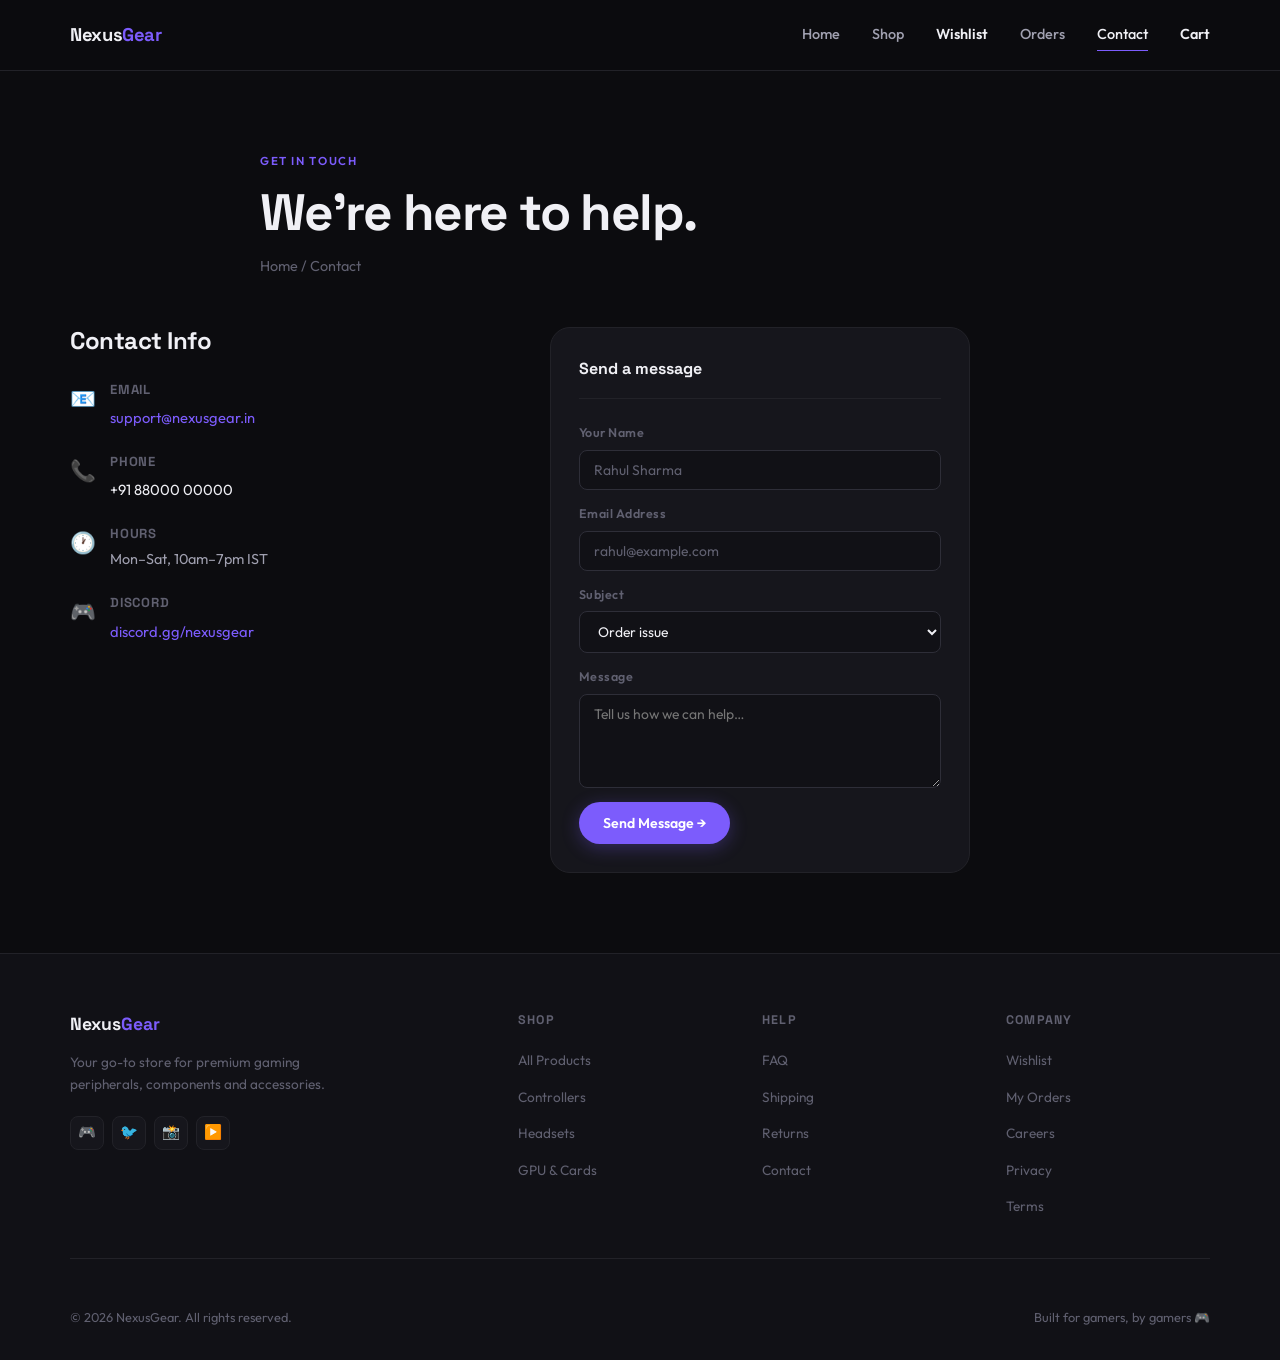
<file: html/contact.html>
<!DOCTYPE html>
<html lang="en">
<head>
  <meta charset="UTF-8"/>
  <meta name="viewport" content="width=device-width,initial-scale=1.0"/>
  <meta name="description" content="Contact NexusGear — we're here to help with your orders, products and anything else."/>
  <title>NexusGear | Contact</title>
  <link rel="preconnect" href="https://fonts.googleapis.com"/>
  <link rel="preconnect" href="https://fonts.gstatic.com" crossorigin/>
  <link href="https://fonts.googleapis.com/css2?family=Outfit:wght@300;400;500;600;700&family=Space+Grotesk:wght@400;500;600;700&display=swap" rel="stylesheet"/>
  <link rel="stylesheet" href="../css/style.css"/>
</head>
<body>

<header class="site-header">
  <div class="container header-row">
    <a href="index.html" class="brand">Nexus<span>Gear</span></a>
    <button class="nav-toggle" id="navToggle" aria-label="Toggle menu">
      <span></span><span></span><span></span>
    </button>
    <nav class="site-nav" id="siteNav">
      <a href="index.html">Home</a>
      <a href="shop.html">Shop</a>
      <a href="wishlist.html" class="wishlist-link">Wishlist <span class="wish-count" id="wishCount" style="display: none;">0</span></a>
      <a href="orders.html" class="orders-link">Orders</a>
      <a href="contact.html" class="active">Contact</a>
      <a href="cart.html" class="cart-link">Cart <span class="cart-count" id="cartCount">0</span></a>
    </nav>
  </div>
</header>

<section style="padding:80px 0 0">
  <div class="container" style="max-width:760px">
    <p class="eyebrow">Get in touch</p>
    <h1 style="font-size:clamp(2rem,5vw,3.2rem);letter-spacing:-0.03em;margin-bottom:12px">We're here to help.</h1>
    <p style="color:var(--ink-3);font-size:0.9rem">
      <a href="index.html" style="color:var(--ink-3)">Home</a> / Contact
    </p>
  </div>
</section>

<section class="section" style="padding-top:48px">
  <div class="container">
    <div style="display:grid;grid-template-columns:1fr 1fr;gap:60px;align-items:start;max-width:900px">

      <!-- Contact info -->
      <div>
        <h2 style="font-size:1.5rem;margin-bottom:24px">Contact Info</h2>
        <div style="display:flex;flex-direction:column;gap:20px">
          <div style="display:flex;gap:14px;align-items:flex-start">
            <span style="font-size:1.3rem;margin-top:2px">📧</span>
            <div>
              <p style="font-family:var(--font-head);font-size:0.82rem;font-weight:700;letter-spacing:0.06em;text-transform:uppercase;color:var(--ink-3);margin-bottom:4px">Email</p>
              <a href="mailto:support@nexusgear.in" style="color:var(--accent);font-size:0.92rem">support@nexusgear.in</a>
            </div>
          </div>
          <div style="display:flex;gap:14px;align-items:flex-start">
            <span style="font-size:1.3rem;margin-top:2px">📞</span>
            <div>
              <p style="font-family:var(--font-head);font-size:0.82rem;font-weight:700;letter-spacing:0.06em;text-transform:uppercase;color:var(--ink-3);margin-bottom:4px">Phone</p>
              <a href="tel:+918800000000" style="color:var(--ink);font-size:0.92rem">+91 88000 00000</a>
            </div>
          </div>
          <div style="display:flex;gap:14px;align-items:flex-start">
            <span style="font-size:1.3rem;margin-top:2px">🕐</span>
            <div>
              <p style="font-family:var(--font-head);font-size:0.82rem;font-weight:700;letter-spacing:0.06em;text-transform:uppercase;color:var(--ink-3);margin-bottom:4px">Hours</p>
              <p style="color:var(--ink-2);font-size:0.9rem">Mon–Sat, 10am–7pm IST</p>
            </div>
          </div>
          <div style="display:flex;gap:14px;align-items:flex-start">
            <span style="font-size:1.3rem;margin-top:2px">🎮</span>
            <div>
              <p style="font-family:var(--font-head);font-size:0.82rem;font-weight:700;letter-spacing:0.06em;text-transform:uppercase;color:var(--ink-3);margin-bottom:4px">Discord</p>
              <a href="#" style="color:var(--accent);font-size:0.92rem">discord.gg/nexusgear</a>
            </div>
          </div>
        </div>
      </div>

      <!-- Contact form -->
      <div>
        <div class="cart-panel">
          <p class="cart-panel-title">Send a message</p>
          <form id="contactForm" style="display:flex;flex-direction:column;gap:14px">
            <div class="form-group">
              <label>Your Name</label>
              <input type="text" placeholder="Rahul Sharma" required/>
            </div>
            <div class="form-group">
              <label>Email Address</label>
              <input type="email" placeholder="rahul@example.com" required/>
            </div>
            <div class="form-group">
              <label>Subject</label>
              <select>
                <option>Order issue</option>
                <option>Product query</option>
                <option>Return / refund</option>
                <option>Partnership</option>
                <option>Other</option>
              </select>
            </div>
            <div class="form-group">
              <label>Message</label>
              <textarea rows="4" placeholder="Tell us how we can help…" style="resize:vertical" required></textarea>
            </div>
            <button type="submit" class="btn btn-primary" style="align-self:flex-start">Send Message →</button>
          </form>
        </div>
      </div>

    </div>
  </div>
</section>

<!-- FOOTER -->
<footer class="site-footer">
  <div class="container">
    <div class="footer-grid">
      <div class="footer-brand">
        <div class="footer-logo">Nexus<span>Gear</span></div>
        <p>Your go-to store for premium gaming peripherals, components and accessories.</p>
        <div class="footer-socials">
          <a href="#" aria-label="Discord">🎮</a>
          <a href="#" aria-label="Twitter">🐦</a>
          <a href="#" aria-label="Instagram">📸</a>
          <a href="#" aria-label="YouTube">▶️</a>
        </div>
      </div>
      <div class="footer-col"><h5>Shop</h5><ul><li><a href="shop.html">All Products</a></li><li><a href="shop.html?cat=controllers">Controllers</a></li><li><a href="shop.html?cat=headsets">Headsets</a></li><li><a href="shop.html?cat=gpu">GPU & Cards</a></li></ul></div>
      <div class="footer-col"><h5>Help</h5><ul><li><a href="#">FAQ</a></li><li><a href="#">Shipping</a></li><li><a href="#">Returns</a></li><li><a href="contact.html">Contact</a></li></ul></div>
      <div class="footer-col"><h5>Company</h5><ul><li><a href="wishlist.html">Wishlist</a></li><li><a href="orders.html">My Orders</a></li><li><a href="#">Careers</a></li><li><a href="#">Privacy</a></li><li><a href="#">Terms</a></li></ul></div>
    </div>
    <div class="footer-bottom">
      <p>© 2026 NexusGear. All rights reserved.</p>
      <p>Built for gamers, by gamers 🎮</p>
    </div>
  </div>
</footer>

<div class="toast-wrap" id="toastWrap"></div>
<script src="../js/script.js"></script>
<script>
  // Contact form handler
  document.getElementById('contactForm').addEventListener('submit', function(e) {
    e.preventDefault();
    // reuse toast from script.js
    function toast(msg, type) {
      const wrap = document.getElementById('toastWrap');
      const el = document.createElement('div');
      el.className = 'toast';
      el.innerHTML = (type==='success'?'✅':'🎮') + ' ' + msg;
      wrap.appendChild(el);
      setTimeout(() => { el.classList.add('removing'); setTimeout(()=>el.remove(),320); }, 3000);
    }
    toast("Message sent! We'll get back to you within 24h.", 'success');
    this.reset();
  });
</script>
</body>
</html>
</file>
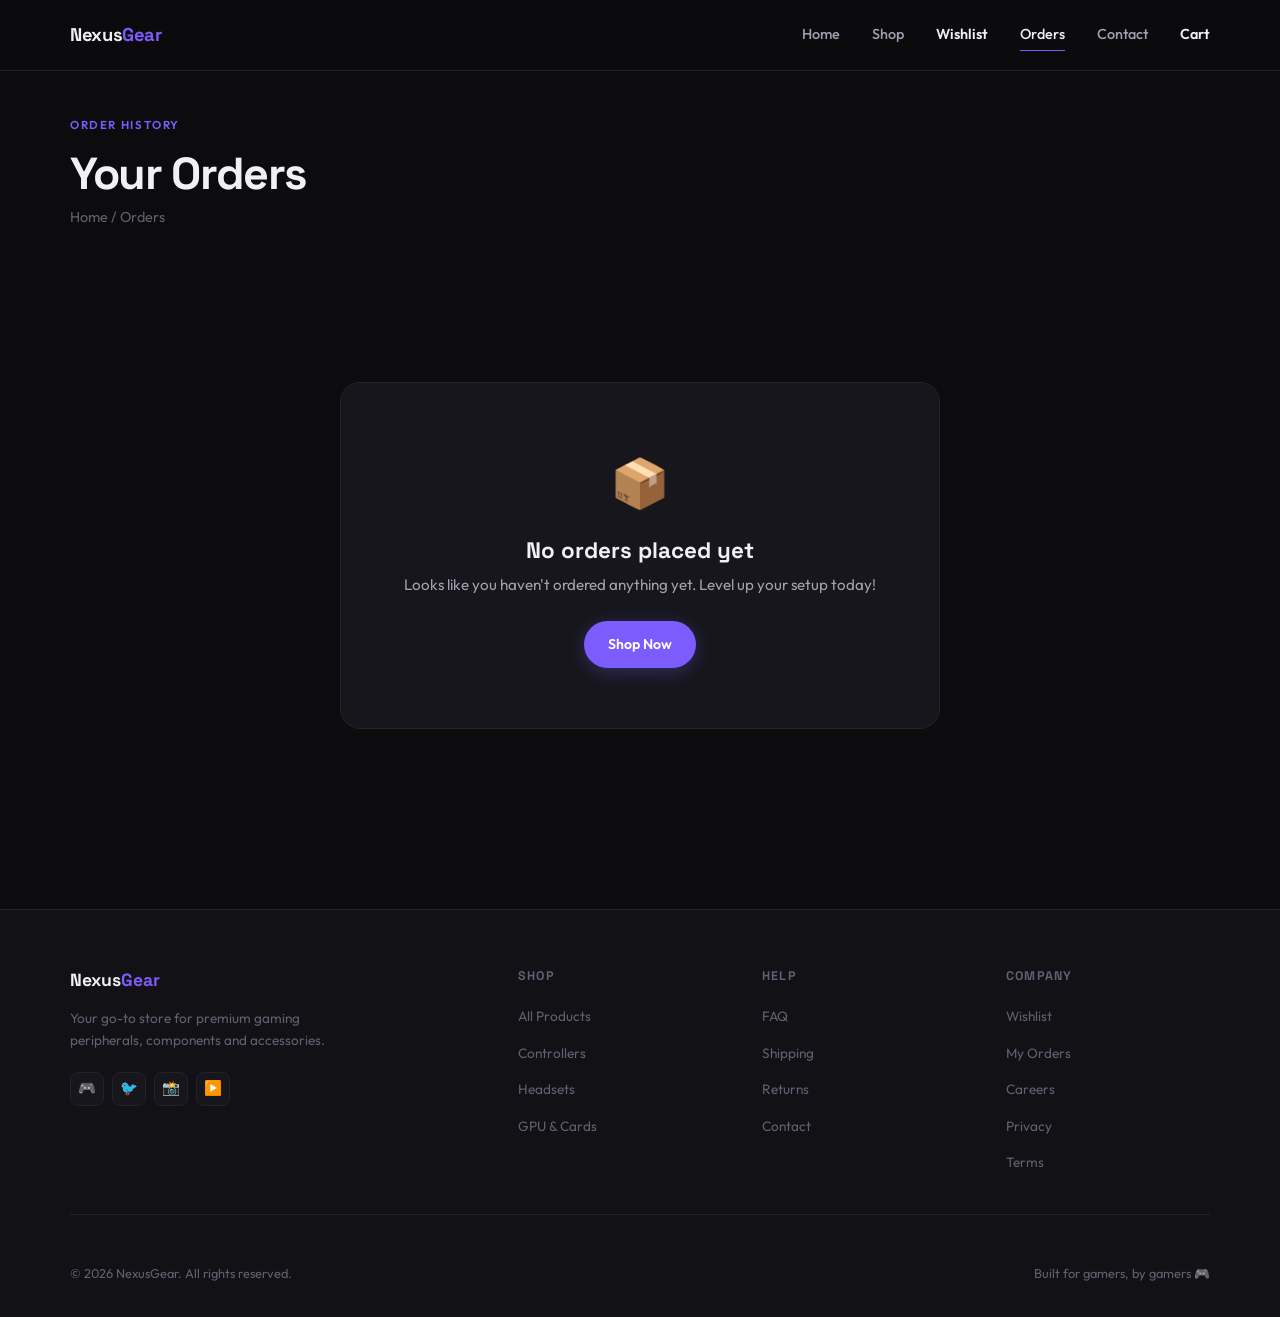
<file: html/orders.html>
<!DOCTYPE html>
<html lang="en">
<head>
  <meta charset="UTF-8"/>
  <meta name="viewport" content="width=device-width,initial-scale=1.0"/>
  <meta name="description" content="View and track your NexusGear orders."/>
  <title>NexusGear | Orders</title>
  <link rel="preconnect" href="https://fonts.googleapis.com"/>
  <link rel="preconnect" href="https://fonts.gstatic.com" crossorigin/>
  <link href="https://fonts.googleapis.com/css2?family=Outfit:wght@300;400;500;600;700&family=Space+Grotesk:wght@400;500;600;700&display=swap" rel="stylesheet"/>
  <link rel="stylesheet" href="../css/style.css"/>
</head>
<body>

<header class="site-header">
  <div class="container header-row">
    <a href="index.html" class="brand">Nexus<span>Gear</span></a>
    <button class="nav-toggle" id="navToggle" aria-label="Toggle menu">
      <span></span><span></span><span></span>
    </button>
    <nav class="site-nav" id="siteNav">
      <a href="index.html">Home</a>
      <a href="shop.html">Shop</a>
      <a href="wishlist.html" class="wishlist-link">Wishlist <span class="wish-count" id="wishCount" style="display: none;">0</span></a>
      <a href="orders.html" class="orders-link active">Orders</a>
      <a href="contact.html">Contact</a>
      <a href="cart.html" class="cart-link">Cart <span class="cart-count" id="cartCount">0</span></a>
    </nav>
  </div>
</header>

<!-- PAGE TITLE -->
<section style="padding:44px 0 0">
  <div class="container">
    <p class="eyebrow">Order History</p>
    <h1 style="font-size:clamp(1.8rem,4vw,2.8rem);margin-bottom:6px">Your Orders</h1>
    <p style="color:var(--ink-3);font-size:0.9rem">
      <a href="index.html" style="color:var(--ink-3)">Home</a> / Orders
    </p>
  </div>
</section>

<!-- ORDERS CONTENT -->
<section class="section" style="padding-top:32px">
  <div class="container">
    <!-- Orders List -->
    <div class="orders-container" id="ordersList"></div>

    <!-- Empty State -->
    <div class="orders-empty" id="ordersEmpty" style="display:none">
      <div class="orders-empty-icon">📦</div>
      <h3>No orders placed yet</h3>
      <p>Looks like you haven't ordered anything yet. Level up your setup today!</p>
      <a href="shop.html" class="btn btn-primary">Shop Now</a>
    </div>
  </div>
</section>

<!-- FOOTER -->
<footer class="site-footer" style="margin-top:60px">
  <div class="container">
    <div class="footer-grid">
      <div class="footer-brand">
        <div class="footer-logo">Nexus<span>Gear</span></div>
        <p>Your go-to store for premium gaming peripherals, components and accessories.</p>
        <div class="footer-socials">
          <a href="#" aria-label="Discord">🎮</a>
          <a href="#" aria-label="Twitter">🐦</a>
          <a href="#" aria-label="Instagram">📸</a>
          <a href="#" aria-label="YouTube">▶️</a>
        </div>
      </div>
      <div class="footer-col">
        <h5>Shop</h5>
        <ul>
          <li><a href="shop.html">All Products</a></li>
          <li><a href="shop.html?cat=controllers">Controllers</a></li>
          <li><a href="shop.html?cat=headsets">Headsets</a></li>
          <li><a href="shop.html?cat=gpu">GPU & Cards</a></li>
        </ul>
      </div>
      <div class="footer-col">
        <h5>Help</h5>
        <ul>
          <li><a href="#">FAQ</a></li>
          <li><a href="#">Shipping</a></li>
          <li><a href="#">Returns</a></li>
          <li><a href="contact.html">Contact</a></li>
        </ul>
      </div>
      <div class="footer-col">
        <h5>Company</h5>
        <ul>
          <li><a href="wishlist.html">Wishlist</a></li>
          <li><a href="orders.html">My Orders</a></li>
          <li><a href="#">Careers</a></li>
          <li><a href="#">Privacy</a></li>
          <li><a href="#">Terms</a></li>
        </ul>
      </div>
    </div>
    <div class="footer-bottom">
      <p>© 2026 NexusGear. All rights reserved.</p>
      <p>Built for gamers, by gamers 🎮</p>
    </div>
  </div>
</footer>

<div class="toast-wrap" id="toastWrap"></div>
<script src="../js/script.js"></script>
</body>
</html>
</file>
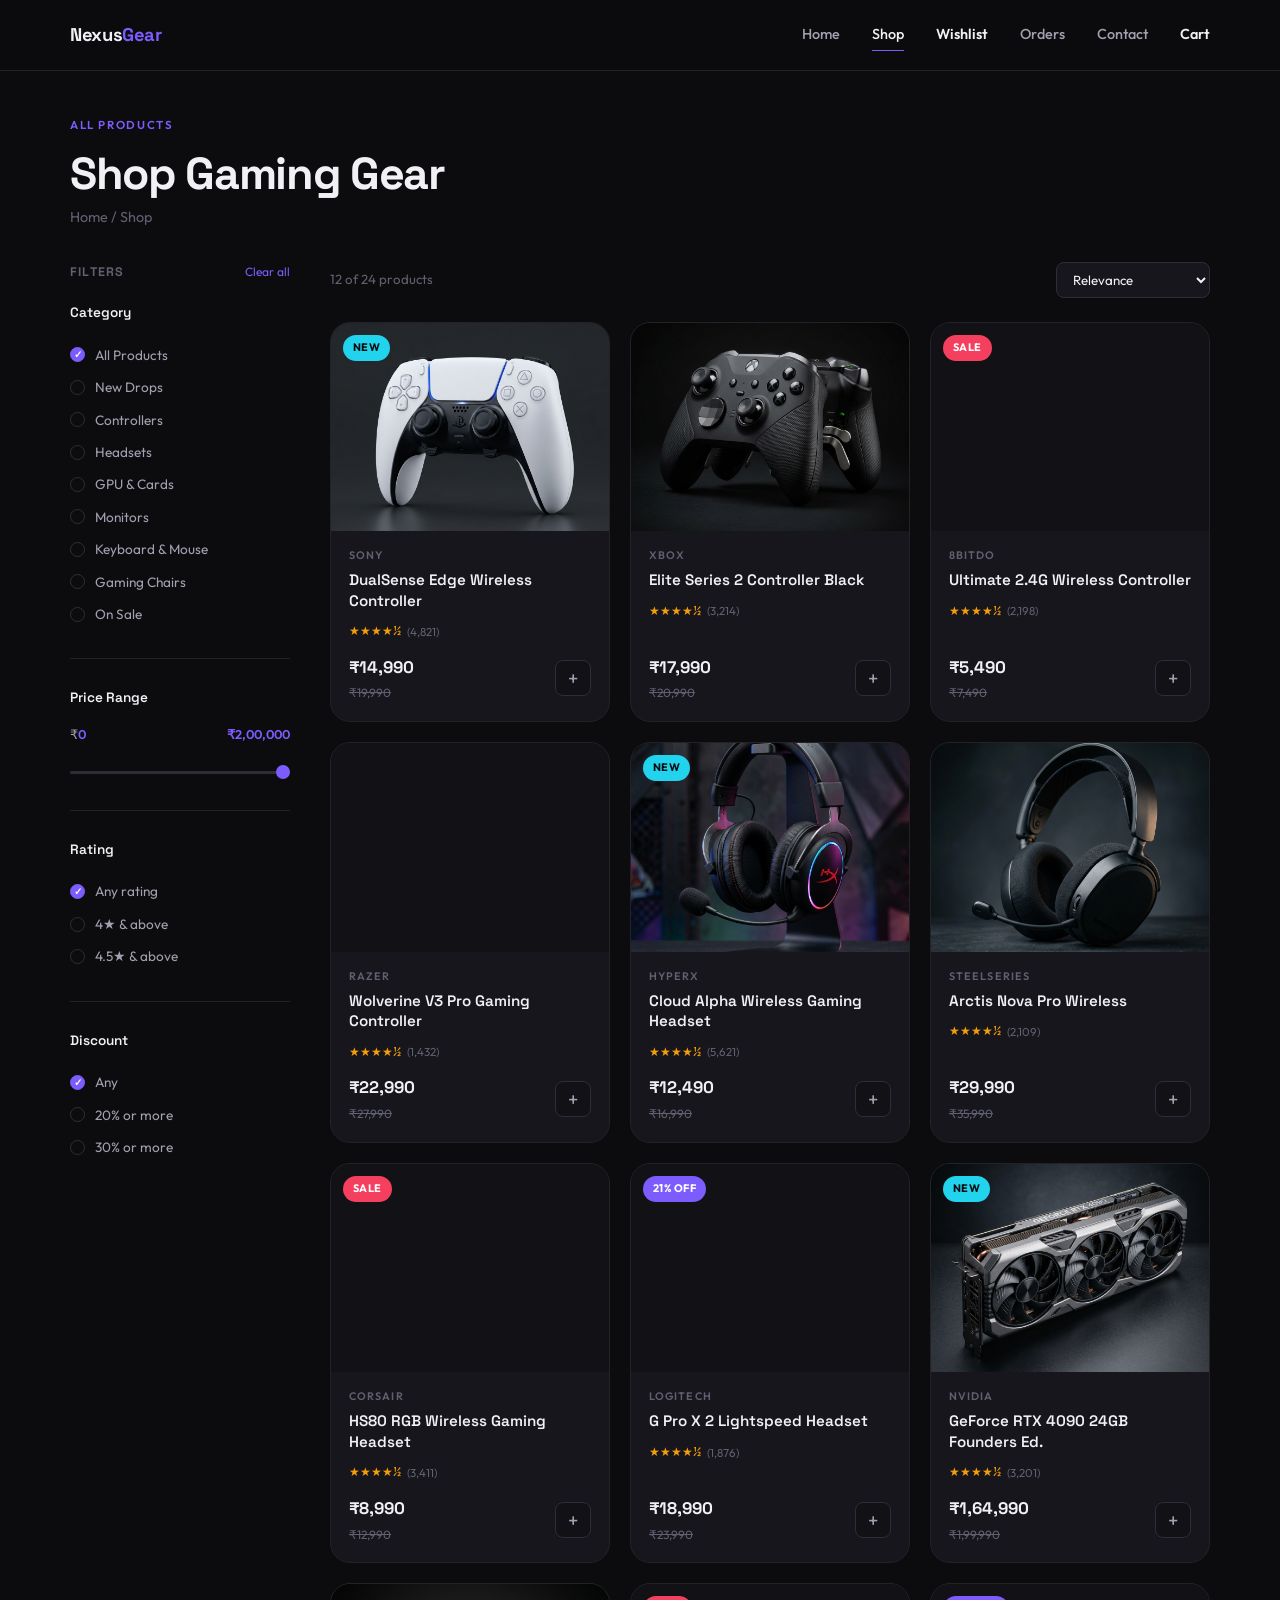
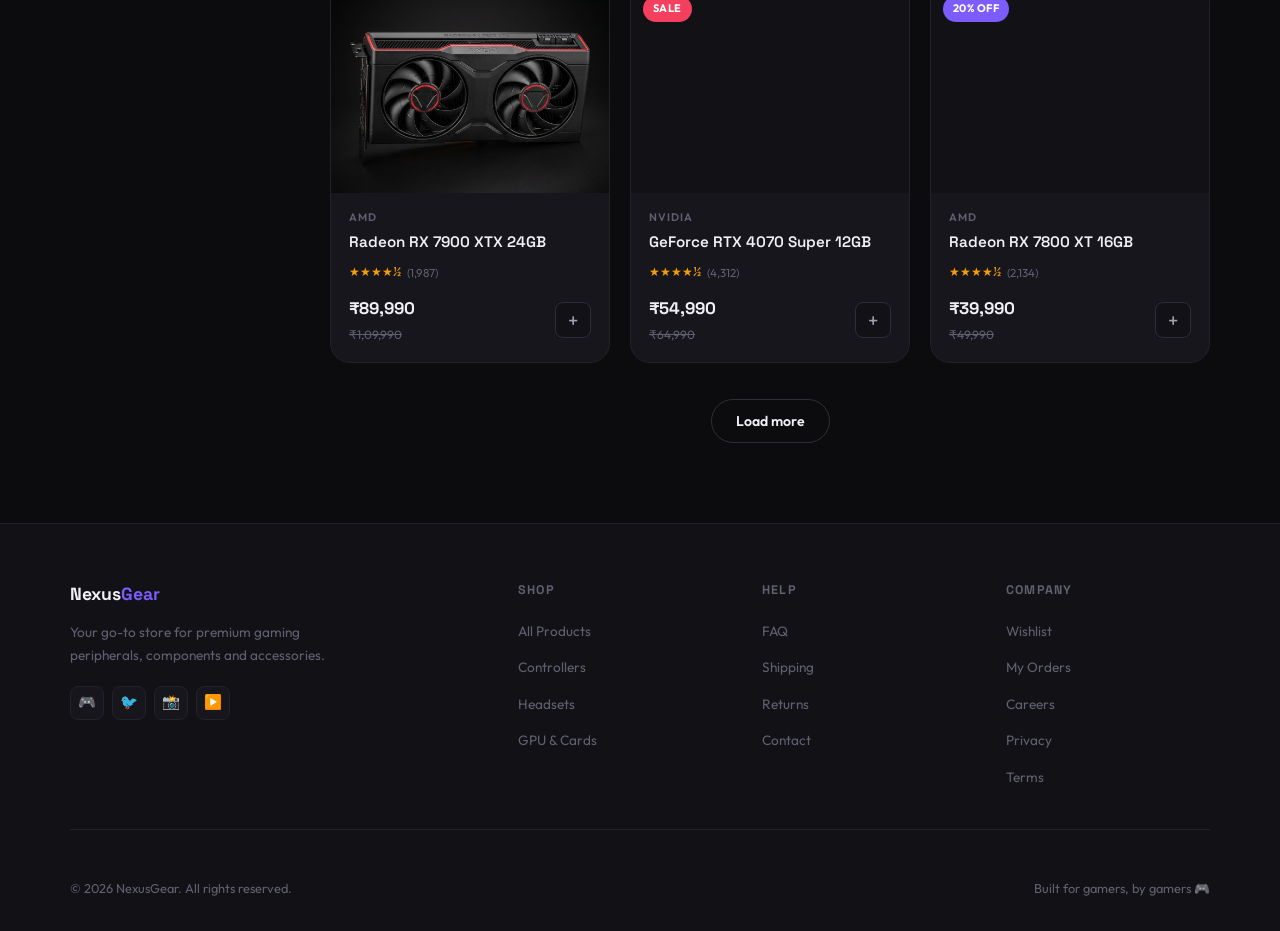
<file: html/shop.html>
<!DOCTYPE html>
<html lang="en">
<head>
  <meta charset="UTF-8"/>
  <meta name="viewport" content="width=device-width,initial-scale=1.0"/>
  <meta name="description" content="Shop all gaming gear — Controllers, Headsets, GPUs, Monitors, Peripherals and more at NexusGear."/>
  <title>NexusGear | Shop</title>
  <link rel="preconnect" href="https://fonts.googleapis.com"/>
  <link rel="preconnect" href="https://fonts.gstatic.com" crossorigin/>
  <link href="https://fonts.googleapis.com/css2?family=Outfit:wght@300;400;500;600;700&family=Space+Grotesk:wght@400;500;600;700&display=swap" rel="stylesheet"/>
  <link rel="stylesheet" href="../css/style.css"/>
</head>
<body>

<header class="site-header">
  <div class="container header-row">
    <a href="index.html" class="brand">Nexus<span>Gear</span></a>
    <button class="nav-toggle" id="navToggle" aria-label="Toggle menu">
      <span></span><span></span><span></span>
    </button>
    <nav class="site-nav" id="siteNav">
      <a href="index.html">Home</a>
      <a href="shop.html" class="active">Shop</a>
      <a href="wishlist.html" class="wishlist-link">Wishlist <span class="wish-count" id="wishCount" style="display: none;">0</span></a>
      <a href="orders.html" class="orders-link">Orders</a>
      <a href="contact.html">Contact</a>
      <a href="cart.html" class="cart-link">Cart <span class="cart-count" id="cartCount">0</span></a>
    </nav>
  </div>
</header>

<!-- PAGE TITLE -->
<section style="padding:44px 0 0">
  <div class="container">
    <p class="eyebrow">All Products</p>
    <h1 style="font-size:clamp(1.8rem,4vw,2.8rem);margin-bottom:6px">Shop Gaming Gear</h1>
    <p style="color:var(--ink-3);font-size:0.9rem">
      <a href="index.html" style="color:var(--ink-3)">Home</a> / Shop
    </p>
  </div>
</section>

<!-- SHOP -->
<section class="section" style="padding-top:32px">
  <div class="container">
    <div class="shop-layout">

      <!-- FILTER SIDEBAR -->
      <aside class="filter-panel">
        <div class="filter-title">
          Filters
          <button class="filter-clear-btn" id="clearAll">Clear all</button>
        </div>

        <div class="filter-group">
          <p class="filter-group-title">Category</p>
          <div class="filter-option"><input type="radio" name="cat" value="all" checked/> All Products</div>
          <div class="filter-option"><input type="radio" name="cat" value="new"/> New Drops</div>
          <div class="filter-option"><input type="radio" name="cat" value="controllers"/> Controllers</div>
          <div class="filter-option"><input type="radio" name="cat" value="headsets"/> Headsets</div>
          <div class="filter-option"><input type="radio" name="cat" value="gpu"/> GPU & Cards</div>
          <div class="filter-option"><input type="radio" name="cat" value="monitors"/> Monitors</div>
          <div class="filter-option"><input type="radio" name="cat" value="peripherals"/> Keyboard & Mouse</div>
          <div class="filter-option"><input type="radio" name="cat" value="chairs"/> Gaming Chairs</div>
          <div class="filter-option"><input type="radio" name="cat" value="sale"/> On Sale</div>
        </div>

        <div class="filter-group">
          <p class="filter-group-title">Price Range</p>
          <div class="price-row">
            <span>₹<span id="priceMinLbl">0</span></span>
            <span id="priceMaxLbl">₹2,00,000</span>
          </div>
          <input type="range" class="range-slider" id="priceMax" min="0" max="200000" value="200000" step="1000"/>
        </div>

        <div class="filter-group">
          <p class="filter-group-title">Rating</p>
          <label class="filter-option"><input type="radio" name="rating" value="0" checked/> Any rating</label>
          <label class="filter-option"><input type="radio" name="rating" value="4"/> 4★ & above</label>
          <label class="filter-option"><input type="radio" name="rating" value="4.5"/> 4.5★ & above</label>
        </div>

        <div class="filter-group">
          <p class="filter-group-title">Discount</p>
          <label class="filter-option"><input type="radio" name="disc" value="0" checked/> Any</label>
          <label class="filter-option"><input type="radio" name="disc" value="20"/> 20% or more</label>
          <label class="filter-option"><input type="radio" name="disc" value="30"/> 30% or more</label>
        </div>
      </aside>

      <!-- PRODUCTS -->
      <div>
        <div class="products-toolbar">
          <p class="results-info" id="resultsInfo">Loading…</p>
          <select class="sort-select" id="sortSel">
            <option value="default">Relevance</option>
            <option value="price-asc">Price: Low to High</option>
            <option value="price-desc">Price: High to Low</option>
            <option value="rating">Top Rated</option>
            <option value="discount">Biggest Discount</option>
          </select>
        </div>
        <div class="product-grid" id="shopGrid"></div>
        <div style="text-align:center;margin-top:36px">
          <button class="btn btn-outline" id="loadMore" style="display:none">Load more</button>
        </div>
      </div>

    </div>
  </div>
</section>

<!-- FOOTER -->
<footer class="site-footer">
  <div class="container">
    <div class="footer-grid">
      <div class="footer-brand">
        <div class="footer-logo">Nexus<span>Gear</span></div>
        <p>Your go-to store for premium gaming peripherals, components and accessories.</p>
        <div class="footer-socials">
          <a href="#" aria-label="Discord">🎮</a>
          <a href="#" aria-label="Twitter">🐦</a>
          <a href="#" aria-label="Instagram">📸</a>
          <a href="#" aria-label="YouTube">▶️</a>
        </div>
      </div>
      <div class="footer-col">
        <h5>Shop</h5>
        <ul>
          <li><a href="shop.html">All Products</a></li>
          <li><a href="shop.html?cat=controllers">Controllers</a></li>
          <li><a href="shop.html?cat=headsets">Headsets</a></li>
          <li><a href="shop.html?cat=gpu">GPU & Cards</a></li>
        </ul>
      </div>
      <div class="footer-col">
        <h5>Help</h5>
        <ul>
          <li><a href="#">FAQ</a></li>
          <li><a href="#">Shipping</a></li>
          <li><a href="#">Returns</a></li>
          <li><a href="contact.html">Contact</a></li>
        </ul>
      </div>
      <div class="footer-col">
        <h5>Company</h5>
        <ul>
          <li><a href="wishlist.html">Wishlist</a></li>
          <li><a href="orders.html">My Orders</a></li>
          <li><a href="#">Careers</a></li>
          <li><a href="#">Privacy</a></li>
          <li><a href="#">Terms</a></li>
        </ul>
      </div>
    </div>
    <div class="footer-bottom">
      <p>© 2026 NexusGear. All rights reserved.</p>
      <p>Built for gamers, by gamers 🎮</p>
    </div>
  </div>
</footer>

<div class="toast-wrap" id="toastWrap"></div>
<script src="../js/script.js"></script>
</body>
</html>
</file>
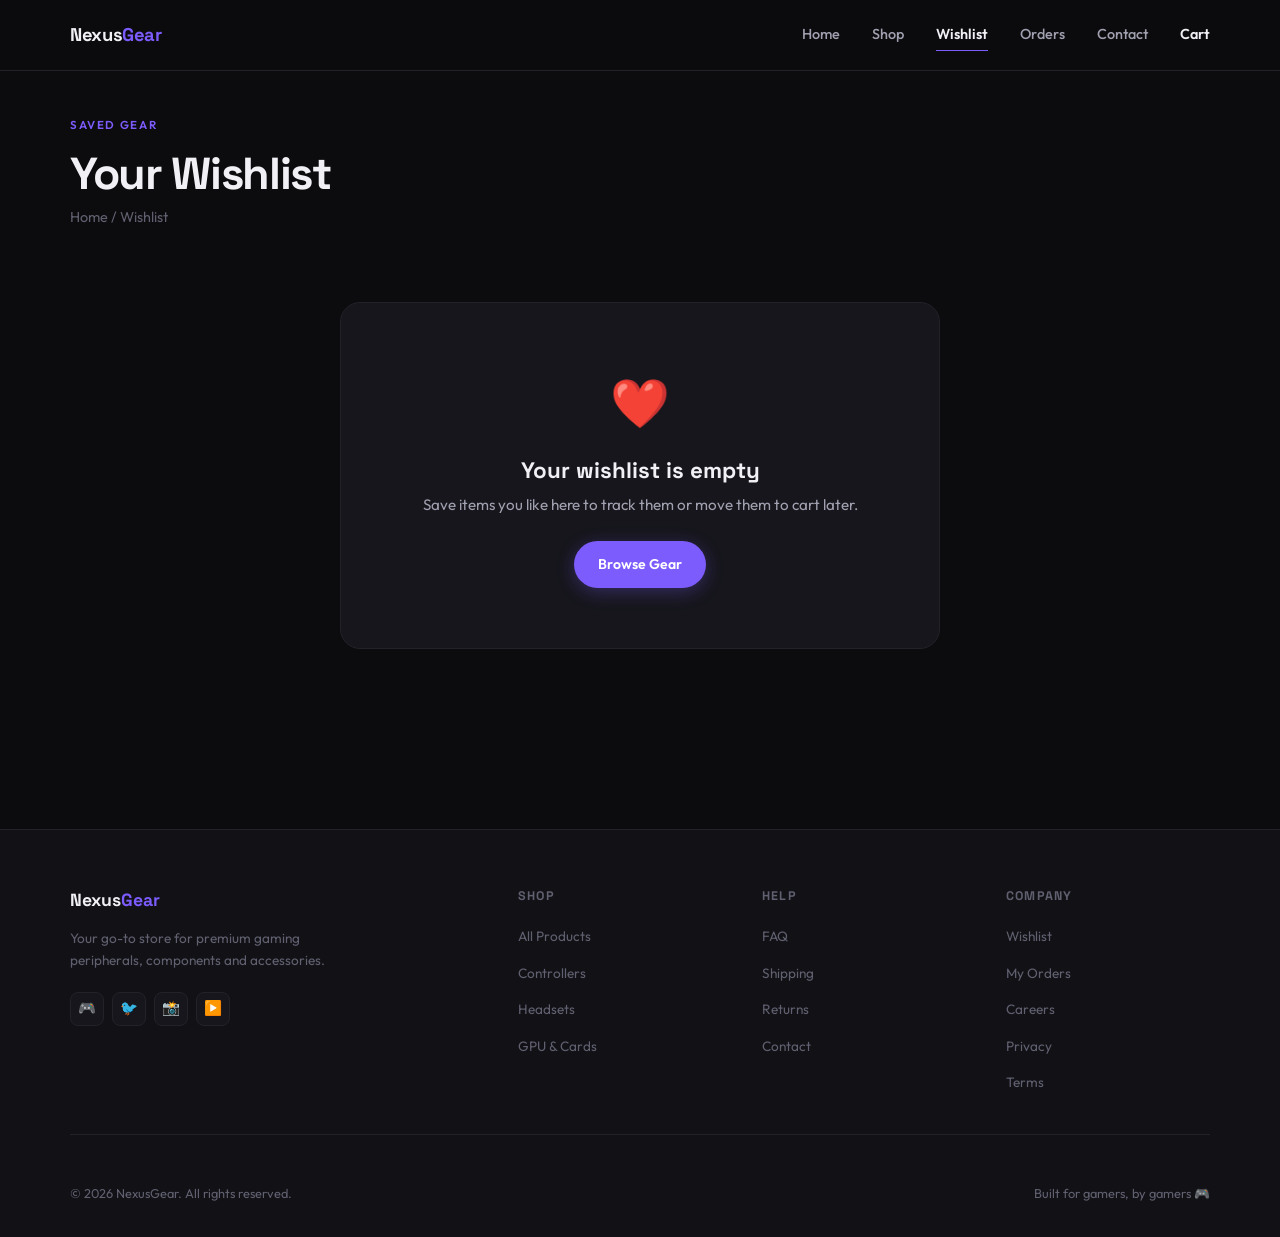
<file: html/wishlist.html>
<!DOCTYPE html>
<html lang="en">
<head>
  <meta charset="UTF-8"/>
  <meta name="viewport" content="width=device-width,initial-scale=1.0"/>
  <meta name="description" content="View your saved gaming peripherals and hardware at NexusGear."/>
  <title>NexusGear | Wishlist</title>
  <link rel="preconnect" href="https://fonts.googleapis.com"/>
  <link rel="preconnect" href="https://fonts.gstatic.com" crossorigin/>
  <link href="https://fonts.googleapis.com/css2?family=Outfit:wght@300;400;500;600;700&family=Space+Grotesk:wght@400;500;600;700&display=swap" rel="stylesheet"/>
  <link rel="stylesheet" href="../css/style.css"/>
</head>
<body>

<header class="site-header">
  <div class="container header-row">
    <a href="index.html" class="brand">Nexus<span>Gear</span></a>
    <button class="nav-toggle" id="navToggle" aria-label="Toggle menu">
      <span></span><span></span><span></span>
    </button>
    <nav class="site-nav" id="siteNav">
      <a href="index.html">Home</a>
      <a href="shop.html">Shop</a>
      <a href="wishlist.html" class="wishlist-link active">Wishlist <span class="wish-count" id="wishCount" style="display: none;">0</span></a>
      <a href="orders.html" class="orders-link">Orders</a>
      <a href="contact.html">Contact</a>
      <a href="cart.html" class="cart-link">Cart <span class="cart-count" id="cartCount">0</span></a>
    </nav>
  </div>
</header>

<!-- PAGE TITLE -->
<section style="padding:44px 0 0">
  <div class="container">
    <p class="eyebrow">Saved Gear</p>
    <h1 style="font-size:clamp(1.8rem,4vw,2.8rem);margin-bottom:6px">Your Wishlist</h1>
    <p style="color:var(--ink-3);font-size:0.9rem">
      <a href="index.html" style="color:var(--ink-3)">Home</a> / Wishlist
    </p>
  </div>
</section>

<!-- WISHLIST CONTENT -->
<section class="section" style="padding-top:32px">
  <div class="container">
    <!-- Header Actions -->
    <div class="wishlist-actions" id="wishlistActions" style="display:none">
      <button class="btn btn-outline btn-sm" id="clearWishlist">Clear Wishlist</button>
      <button class="btn btn-primary btn-sm" id="addAllToCart">Add All to Cart 🛒</button>
    </div>

    <!-- Product Grid -->
    <div class="product-grid" id="wishlistGrid"></div>

    <!-- Empty State -->
    <div class="wishlist-empty" id="wishlistEmpty" style="display:none">
      <div class="wishlist-empty-icon">❤️</div>
      <h3>Your wishlist is empty</h3>
      <p>Save items you like here to track them or move them to cart later.</p>
      <a href="shop.html" class="btn btn-primary">Browse Gear</a>
    </div>
  </div>
</section>

<!-- FOOTER -->
<footer class="site-footer" style="margin-top:60px">
  <div class="container">
    <div class="footer-grid">
      <div class="footer-brand">
        <div class="footer-logo">Nexus<span>Gear</span></div>
        <p>Your go-to store for premium gaming peripherals, components and accessories.</p>
        <div class="footer-socials">
          <a href="#" aria-label="Discord">🎮</a>
          <a href="#" aria-label="Twitter">🐦</a>
          <a href="#" aria-label="Instagram">📸</a>
          <a href="#" aria-label="YouTube">▶️</a>
        </div>
      </div>
      <div class="footer-col">
        <h5>Shop</h5>
        <ul>
          <li><a href="shop.html">All Products</a></li>
          <li><a href="shop.html?cat=controllers">Controllers</a></li>
          <li><a href="shop.html?cat=headsets">Headsets</a></li>
          <li><a href="shop.html?cat=gpu">GPU & Cards</a></li>
        </ul>
      </div>
      <div class="footer-col">
        <h5>Help</h5>
        <ul>
          <li><a href="#">FAQ</a></li>
          <li><a href="#">Shipping</a></li>
          <li><a href="#">Returns</a></li>
          <li><a href="contact.html">Contact</a></li>
        </ul>
      </div>
      <div class="footer-col">
        <h5>Company</h5>
        <ul>
          <li><a href="wishlist.html">Wishlist</a></li>
          <li><a href="orders.html">My Orders</a></li>
          <li><a href="#">Careers</a></li>
          <li><a href="#">Privacy</a></li>
          <li><a href="#">Terms</a></li>
        </ul>
      </div>
    </div>
    <div class="footer-bottom">
      <p>© 2026 NexusGear. All rights reserved.</p>
      <p>Built for gamers, by gamers 🎮</p>
    </div>
  </div>
</footer>

<div class="toast-wrap" id="toastWrap"></div>
<script src="../js/script.js"></script>
</body>
</html>
</file>
<file: css/style.css>
@import url('https://fonts.googleapis.com/css2?family=Outfit:wght@300;400;500;600;700&family=Space+Grotesk:wght@400;500;600;700&display=swap');

/* ── VARIABLES ── */
:root {
  --bg:       #0c0c0f;
  --bg-alt:   #111116;
  --bg-card:  #16161c;
  --border:   #222228;
  --border-light: #2e2e38;

  --ink:      #f0f0f5;
  --ink-2:    #a0a0b0;
  --ink-3:    #606070;

  --accent:   #7c5cfc;
  --accent-2: #22d3ee;
  --accent-3: #f43f5e;
  --accent-g: #22c55e;

  --radius:   12px;
  --radius-lg:20px;

  --font-head: 'Space Grotesk', sans-serif;
  --font-body: 'Outfit', sans-serif;
  --ease:      cubic-bezier(0.4,0,0.2,1);
}

/* ── RESET ── */
*, *::before, *::after { box-sizing: border-box; margin: 0; padding: 0; }
html { scroll-behavior: smooth; }
body {
  font-family: var(--font-body);
  background: var(--bg);
  color: var(--ink);
  line-height: 1.65;
  min-height: 100vh;
}
a { color: inherit; text-decoration: none; }
img { display: block; max-width: 100%; }
button { font-family: inherit; cursor: pointer; }

/* ── LAYOUT ── */
.container { width: min(1140px, 92vw); margin: 0 auto; }
.section   { padding: 80px 0; }

/* ── HEADER ── */
.site-header {
  position: sticky;
  top: 0;
  z-index: 50;
  background: rgba(12,12,15,0.92);
  border-bottom: 1px solid var(--border);
  backdrop-filter: blur(16px);
}

.header-row {
  display: flex;
  align-items: center;
  justify-content: space-between;
  padding: 20px 0;
  gap: 24px;
}

.brand {
  font-family: var(--font-head);
  font-size: 1.15rem;
  font-weight: 700;
  letter-spacing: -0.02em;
  color: var(--ink);
}

.brand span { color: var(--accent); }

.site-nav {
  display: flex;
  align-items: center;
  gap: 32px;
}

.site-nav a {
  font-size: 0.9rem;
  font-weight: 500;
  color: var(--ink-2);
  transition: color 0.2s var(--ease);
  position: relative;
}

.site-nav a::after {
  content: '';
  position: absolute;
  bottom: -4px; left: 0; right: 0;
  height: 1px;
  background: var(--accent);
  transform: scaleX(0);
  transition: transform 0.2s var(--ease);
}

.site-nav a:hover,
.site-nav a.active { color: var(--ink); }

.site-nav a.active::after,
.site-nav a:hover::after { transform: scaleX(1); }

.cart-link {
  display: flex;
  align-items: center;
  gap: 6px;
  font-weight: 600 !important;
  color: var(--ink) !important;
}

.cart-count {
  background: var(--accent);
  color: #fff;
  font-size: 0.7rem;
  font-weight: 700;
  min-width: 20px;
  height: 20px;
  border-radius: 999px;
  display: inline-flex;
  align-items: center;
  justify-content: center;
  padding: 0 5px;
}

.wishlist-link {
  display: flex;
  align-items: center;
  gap: 6px;
  font-weight: 600 !important;
  color: var(--ink) !important;
}

.wish-count {
  background: var(--accent-3);
  color: #fff;
  font-size: 0.7rem;
  font-weight: 700;
  min-width: 20px;
  height: 20px;
  border-radius: 999px;
  display: inline-flex;
  align-items: center;
  justify-content: center;
  padding: 0 5px;
}

/* Hamburger */
.nav-toggle {
  display: none;
  flex-direction: column;
  gap: 5px;
  background: transparent;
  border: 1px solid var(--border-light);
  border-radius: 8px;
  padding: 9px 11px;
  cursor: pointer;
}
.nav-toggle span {
  display: block;
  width: 18px; height: 1.5px;
  background: var(--ink);
  border-radius: 2px;
  transition: 0.2s;
}

/* ── BUTTONS ── */
.btn {
  display: inline-flex;
  align-items: center;
  justify-content: center;
  gap: 8px;
  padding: 12px 24px;
  border-radius: 999px;
  font-family: var(--font-body);
  font-size: 0.88rem;
  font-weight: 600;
  cursor: pointer;
  border: none;
  transition: all 0.22s var(--ease);
  text-decoration: none;
  white-space: nowrap;
}

.btn-primary {
  background: var(--accent);
  color: #fff;
  box-shadow: 0 4px 18px rgba(124,92,252,0.3);
}
.btn-primary:hover {
  background: #6a49f0;
  transform: translateY(-1px);
  box-shadow: 0 8px 24px rgba(124,92,252,0.4);
}

.btn-outline {
  background: transparent;
  color: var(--ink);
  border: 1px solid var(--border-light);
}
.btn-outline:hover {
  border-color: var(--accent);
  color: var(--accent);
}

.btn-ghost {
  background: transparent;
  color: var(--ink-2);
  padding: 0;
  font-size: 0.85rem;
  font-weight: 500;
}
.btn-ghost:hover { color: var(--ink); }

.btn-sm {
  padding: 8px 16px;
  font-size: 0.8rem;
}

/* ── TYPOGRAPHY ── */
h1, h2, h3, h4 { font-family: var(--font-head); font-weight: 700; line-height: 1.15; }
h1 { font-size: clamp(2.4rem, 5vw, 4rem); letter-spacing: -0.03em; }
h2 { font-size: clamp(1.6rem, 3vw, 2.4rem); letter-spacing: -0.02em; }
h3 { font-size: 1.1rem; }
.eyebrow {
  font-size: 0.72rem;
  font-weight: 600;
  letter-spacing: 0.14em;
  text-transform: uppercase;
  color: var(--accent);
  margin-bottom: 14px;
}
.lead {
  font-size: 1rem;
  color: var(--ink-2);
  line-height: 1.7;
  max-width: 520px;
}

/* ── HERO ── */
.hero {
  padding: 100px 0 80px;
  min-height: 86vh;
  display: flex;
  align-items: center;
  position: relative;
  overflow: hidden;
}

.hero::before {
  content: '';
  position: absolute;
  right: -100px; top: -100px;
  width: 600px; height: 600px;
  border-radius: 50%;
  background: radial-gradient(circle, rgba(124,92,252,0.08) 0%, transparent 70%);
  pointer-events: none;
}

.hero-grid {
  display: grid;
  grid-template-columns: 1fr 1fr;
  gap: 60px;
  align-items: center;
}

.hero-title { margin-bottom: 20px; }

.hero-title em {
  font-style: normal;
  color: var(--accent);
}

.hero-actions {
  display: flex;
  gap: 12px;
  flex-wrap: wrap;
  margin-top: 32px;
}

.hero-stats {
  display: flex;
  gap: 32px;
  margin-top: 40px;
  padding-top: 32px;
  border-top: 1px solid var(--border);
}

.hstat strong {
  display: block;
  font-family: var(--font-head);
  font-size: 1.5rem;
  font-weight: 700;
  color: var(--ink);
}
.hstat span {
  font-size: 0.78rem;
  color: var(--ink-3);
  text-transform: uppercase;
  letter-spacing: 0.06em;
}

/* Hero card (right side) */
.hero-card {
  background: var(--bg-card);
  border: 1px solid var(--border);
  border-radius: var(--radius-lg);
  overflow: hidden;
  position: relative;
}

.hero-card-img {
  width: 100%;
  height: 340px;
  object-fit: cover;
  display: block;
}

.hero-card-body {
  padding: 22px 24px;
  display: flex;
  align-items: center;
  justify-content: space-between;
  gap: 12px;
}

.hero-card-info p {
  font-size: 0.72rem;
  color: var(--ink-3);
  text-transform: uppercase;
  letter-spacing: 0.08em;
  margin-bottom: 4px;
}

.hero-card-info strong {
  font-family: var(--font-head);
  font-size: 1rem;
  color: var(--ink);
}

.hero-card-price {
  font-family: var(--font-head);
  font-size: 1.2rem;
  font-weight: 700;
  color: var(--accent);
  white-space: nowrap;
}

.hero-tag {
  position: absolute;
  top: 16px; left: 16px;
  background: var(--accent);
  color: #fff;
  font-size: 0.72rem;
  font-weight: 600;
  padding: 5px 12px;
  border-radius: 999px;
  letter-spacing: 0.04em;
}

/* ── SECTION HEADER ── */
.sec-header {
  display: flex;
  align-items: flex-end;
  justify-content: space-between;
  margin-bottom: 40px;
  gap: 16px;
  flex-wrap: wrap;
}
.sec-header h2 { margin: 0; }

/* ── CATEGORY CHIPS ── */
.cat-chips {
  display: flex;
  gap: 8px;
  flex-wrap: wrap;
  margin-bottom: 36px;
}

.cat-chip {
  padding: 8px 18px;
  border-radius: 999px;
  border: 1px solid var(--border-light);
  background: transparent;
  color: var(--ink-2);
  font-size: 0.83rem;
  font-weight: 500;
  font-family: var(--font-body);
  cursor: pointer;
  transition: all 0.18s var(--ease);
}

.cat-chip:hover { border-color: var(--accent); color: var(--accent); }
.cat-chip.active { background: var(--accent); border-color: var(--accent); color: #fff; }

/* ── PRODUCT GRID ── */
.product-grid {
  display: grid;
  grid-template-columns: repeat(auto-fill, minmax(240px, 1fr));
  gap: 20px;
}

/* ── PRODUCT CARD ── */
.product-card {
  background: var(--bg-card);
  border: 1px solid var(--border);
  border-radius: var(--radius-lg);
  overflow: hidden;
  transition: border-color 0.22s var(--ease), transform 0.22s var(--ease);
  cursor: pointer;
  position: relative;
  display: flex;
  flex-direction: column;
}

.product-card:hover {
  border-color: var(--border-light);
  transform: translateY(-3px);
}

.card-thumb {
  position: relative;
  overflow: hidden;
  aspect-ratio: 4/3;
  background: var(--bg-alt);
}

.card-thumb img {
  width: 100%;
  height: 100%;
  object-fit: cover;
  transition: transform 0.4s var(--ease);
}

.product-card:hover .card-thumb img { transform: scale(1.05); }

.card-badge {
  position: absolute;
  top: 12px; left: 12px;
  background: var(--accent);
  color: #fff;
  font-size: 0.68rem;
  font-weight: 700;
  padding: 4px 10px;
  border-radius: 999px;
  letter-spacing: 0.04em;
  text-transform: uppercase;
}
.card-badge.new  { background: var(--accent-2); color: var(--bg); }
.card-badge.sale { background: var(--accent-3); }

/* Wishlist btn */
.card-wish {
  position: absolute;
  top: 12px; right: 12px;
  width: 32px; height: 32px;
  background: rgba(12,12,15,0.8);
  border: 1px solid var(--border-light);
  border-radius: 8px;
  display: flex;
  align-items: center;
  justify-content: center;
  font-size: 0.9rem;
  cursor: pointer;
  transition: all 0.18s var(--ease);
  backdrop-filter: blur(8px);
  opacity: 0;
}
.product-card:hover .card-wish { opacity: 1; }
.card-wish:hover, .card-wish.active {
  background: var(--accent-3);
  border-color: var(--accent-3);
  color: #fff;
}

.card-body {
  padding: 16px 18px 18px;
  display: flex;
  flex-direction: column;
  flex: 1;
}

.card-brand {
  font-size: 0.68rem;
  font-weight: 600;
  letter-spacing: 0.1em;
  text-transform: uppercase;
  color: var(--ink-3);
  margin-bottom: 5px;
}

.card-name {
  font-family: var(--font-head);
  font-size: 0.95rem;
  font-weight: 600;
  color: var(--ink);
  line-height: 1.35;
  margin-bottom: 10px;
  display: -webkit-box;
  -webkit-line-clamp: 2;
  -webkit-box-orient: vertical;
  overflow: hidden;
}

.card-rating {
  display: flex;
  align-items: center;
  gap: 6px;
  margin-bottom: 12px;
}

.card-stars { color: #f59e0b; font-size: 0.78rem; }
.card-rev   { font-size: 0.72rem; color: var(--ink-3); }

.card-footer {
  display: flex;
  align-items: center;
  justify-content: space-between;
  gap: 8px;
  margin-top: auto;
}

.card-price {
  display: flex;
  flex-direction: column;
  gap: 2px;
}

.price-now {
  font-family: var(--font-head);
  font-size: 1.05rem;
  font-weight: 700;
  color: var(--ink);
}

.price-was {
  font-size: 0.75rem;
  color: var(--ink-3);
  text-decoration: line-through;
}

.price-off {
  font-size: 0.68rem;
  font-weight: 700;
  color: var(--accent-g);
  background: rgba(34,197,94,0.1);
  padding: 1px 6px;
  border-radius: 4px;
}

.card-add {
  background: var(--bg-alt);
  border: 1px solid var(--border-light);
  border-radius: 8px;
  color: var(--ink-2);
  width: 36px; height: 36px;
  display: flex;
  align-items: center;
  justify-content: center;
  font-size: 1.2rem;
  flex-shrink: 0;
  transition: all 0.18s var(--ease);
}
.card-add:hover {
  background: var(--accent);
  border-color: var(--accent);
  color: #fff;
}

/* ── SHOP PAGE LAYOUT ── */
.shop-layout {
  display: grid;
  grid-template-columns: 220px 1fr;
  gap: 40px;
  align-items: start;
}

/* ── FILTER SIDEBAR ── */
.filter-panel {
  position: sticky;
  top: 90px;
}

.filter-title {
  font-family: var(--font-head);
  font-size: 0.78rem;
  font-weight: 700;
  letter-spacing: 0.1em;
  text-transform: uppercase;
  color: var(--ink-3);
  margin-bottom: 20px;
  display: flex;
  justify-content: space-between;
  align-items: center;
}

.filter-clear-btn {
  background: none;
  border: none;
  color: var(--accent);
  font-size: 0.75rem;
  font-family: var(--font-body);
  cursor: pointer;
  padding: 0;
}

.filter-group {
  margin-bottom: 28px;
  padding-bottom: 28px;
  border-bottom: 1px solid var(--border);
}
.filter-group:last-child { border-bottom: none; margin-bottom: 0; padding-bottom: 0; }

.filter-group-title {
  font-family: var(--font-head);
  font-size: 0.85rem;
  font-weight: 600;
  color: var(--ink);
  margin-bottom: 14px;
}

.filter-option {
  display: flex;
  align-items: center;
  gap: 10px;
  padding: 5px 0;
  cursor: pointer;
  font-size: 0.85rem;
  color: var(--ink-2);
  transition: color 0.15s;
}
.filter-option:hover { color: var(--ink); }

.filter-option input[type="radio"],
.filter-option input[type="checkbox"] {
  appearance: none;
  width: 15px; height: 15px;
  border: 1px solid var(--border-light);
  border-radius: 4px;
  background: transparent;
  cursor: pointer;
  flex-shrink: 0;
  transition: all 0.15s;
  position: relative;
}
.filter-option input[type="radio"] { border-radius: 50%; }
.filter-option input:checked {
  background: var(--accent);
  border-color: var(--accent);
}
.filter-option input:checked::after {
  content: '✓';
  position: absolute;
  inset: 0;
  display: flex;
  align-items: center;
  justify-content: center;
  color: #fff;
  font-size: 0.6rem;
  font-weight: 700;
}

/* Price range */
.price-row {
  display: flex;
  justify-content: space-between;
  font-size: 0.8rem;
  color: var(--ink-2);
  margin-bottom: 10px;
}
.price-row span:last-child { color: var(--accent); font-weight: 600; }

.range-slider {
  -webkit-appearance: none;
  width: 100%;
  height: 3px;
  background: var(--border-light);
  border-radius: 2px;
  outline: none;
  cursor: pointer;
  margin-bottom: 8px;
}
.range-slider::-webkit-slider-thumb {
  -webkit-appearance: none;
  width: 14px; height: 14px;
  border-radius: 50%;
  background: var(--accent);
  cursor: pointer;
}

/* ── PRODUCTS AREA ── */
.products-toolbar {
  display: flex;
  align-items: center;
  justify-content: space-between;
  margin-bottom: 24px;
  flex-wrap: wrap;
  gap: 12px;
}

.results-info {
  font-size: 0.83rem;
  color: var(--ink-3);
}

.sort-select {
  background: var(--bg-card);
  border: 1px solid var(--border-light);
  border-radius: 8px;
  color: var(--ink);
  padding: 8px 12px;
  font-size: 0.83rem;
  font-family: var(--font-body);
  outline: none;
  cursor: pointer;
}
.sort-select option { background: var(--bg-card); }

/* ── TOAST ── */
.toast-wrap {
  position: fixed;
  bottom: 24px; right: 24px;
  z-index: 9999;
  display: flex;
  flex-direction: column;
  gap: 8px;
  pointer-events: none;
}
.toast {
  background: var(--bg-card);
  border: 1px solid var(--border-light);
  border-radius: 10px;
  padding: 13px 18px;
  font-size: 0.85rem;
  color: var(--ink);
  display: flex;
  align-items: center;
  gap: 10px;
  pointer-events: all;
  min-width: 240px;
  animation: toastIn 0.28s var(--ease);
  box-shadow: 0 8px 24px rgba(0,0,0,0.4);
}
.toast.removing { animation: toastOut 0.28s var(--ease) forwards; }
@keyframes toastIn  { from { transform: translateX(110%); opacity:0; } to { transform: translateX(0); opacity:1; } }
@keyframes toastOut { from { transform: translateX(0); opacity:1; } to { transform: translateX(110%); opacity:0; } }

/* ── CART PAGE ── */
.cart-layout {
  display: grid;
  grid-template-columns: 1fr 360px;
  gap: 48px;
  align-items: start;
  padding: 60px 0;
}

/* Progress bar */
.checkout-steps {
  display: flex;
  align-items: center;
  gap: 0;
  margin-bottom: 40px;
}
.step {
  display: flex;
  align-items: center;
  gap: 8px;
  font-size: 0.82rem;
  font-weight: 600;
  color: var(--ink-3);
  font-family: var(--font-head);
  letter-spacing: 0.02em;
}
.step-num {
  width: 24px; height: 24px;
  border-radius: 50%;
  border: 1px solid var(--border-light);
  display: flex; align-items: center; justify-content: center;
  font-size: 0.72rem;
  font-weight: 700;
}
.step.active { color: var(--ink); }
.step.active .step-num { background: var(--accent); border-color: var(--accent); color: #fff; }
.step.done .step-num { background: var(--accent-g); border-color: var(--accent-g); color: #fff; }
.step-line { flex: 1; height: 1px; background: var(--border); max-width: 80px; }

/* Cart panels */
.cart-panel {
  background: var(--bg-card);
  border: 1px solid var(--border);
  border-radius: var(--radius-lg);
  padding: 28px;
}

.cart-panel-title {
  font-family: var(--font-head);
  font-size: 1rem;
  font-weight: 700;
  margin-bottom: 24px;
  padding-bottom: 16px;
  border-bottom: 1px solid var(--border);
}

/* Cart tabs */
.cart-tabs {
  display: flex;
  gap: 0;
  border-bottom: 1px solid var(--border);
  margin-bottom: 28px;
}

.cart-tab {
  flex: 1;
  background: none;
  border: none;
  border-bottom: 2px solid transparent;
  color: var(--ink-3);
  font-family: var(--font-head);
  font-size: 0.85rem;
  font-weight: 600;
  padding: 14px 0;
  cursor: pointer;
  letter-spacing: 0.02em;
  transition: all 0.18s var(--ease);
  margin-bottom: -1px;
}

.cart-tab.active {
  color: var(--ink);
  border-bottom-color: var(--accent);
}

.cart-tab:disabled {
  opacity: 0.35;
  cursor: not-allowed;
}

/* Cart item */
.cart-item {
  display: flex;
  gap: 16px;
  padding: 16px 0;
  border-bottom: 1px solid var(--border);
}
.cart-item:last-child { border-bottom: none; }

.cart-item-img {
  width: 80px; height: 80px;
  border-radius: 10px;
  overflow: hidden;
  border: 1px solid var(--border);
  flex-shrink: 0;
  background: var(--bg-alt);
}
.cart-item-img img { width:100%; height:100%; object-fit:cover; }

.cart-item-info { flex: 1; min-width: 0; }
.cart-item-brand { font-size: 0.68rem; font-weight: 600; letter-spacing: 0.08em; text-transform: uppercase; color: var(--ink-3); margin-bottom: 3px; }
.cart-item-name  { font-family: var(--font-head); font-size: 0.9rem; font-weight: 600; color: var(--ink); margin-bottom: 12px; white-space: nowrap; overflow: hidden; text-overflow: ellipsis; }

.item-controls { display: flex; align-items: center; gap: 8px; }
.qty-btn {
  width: 28px; height: 28px;
  background: var(--bg-alt);
  border: 1px solid var(--border-light);
  border-radius: 6px;
  color: var(--ink);
  font-size: 1rem;
  display: flex; align-items: center; justify-content: center;
  cursor: pointer;
  transition: all 0.15s;
}
.qty-btn:hover { border-color: var(--accent); color: var(--accent); }
.qty-num { font-family: var(--font-head); font-size: 0.9rem; font-weight: 600; min-width: 20px; text-align: center; }

.item-del {
  background: none;
  border: none;
  color: var(--ink-3);
  font-size: 0.78rem;
  cursor: pointer;
  margin-left: auto;
  transition: color 0.15s;
}
.item-del:hover { color: var(--accent-3); }

.item-price { font-family: var(--font-head); font-size: 1rem; font-weight: 700; color: var(--ink); white-space: nowrap; }

/* Cart empty */
.cart-empty {
  text-align: center;
  padding: 60px 20px;
}
.cart-empty-icon { font-size: 2.5rem; margin-bottom: 14px; opacity: 0.4; }
.cart-empty h3 { font-size: 1.1rem; margin-bottom: 8px; }
.cart-empty p { color: var(--ink-3); font-size: 0.88rem; }

/* Order summary sidebar */
.order-box {
  background: var(--bg-card);
  border: 1px solid var(--border);
  border-radius: var(--radius-lg);
  padding: 24px;
  position: sticky;
  top: 90px;
}

.order-box-title {
  font-family: var(--font-head);
  font-size: 0.95rem;
  font-weight: 700;
  margin-bottom: 20px;
  padding-bottom: 14px;
  border-bottom: 1px solid var(--border);
}

.order-row {
  display: flex;
  justify-content: space-between;
  align-items: center;
  font-size: 0.87rem;
  color: var(--ink-2);
  padding: 7px 0;
}

.order-row.total {
  border-top: 1px solid var(--border);
  margin-top: 10px;
  padding-top: 14px;
  font-family: var(--font-head);
  font-size: 1.05rem;
  font-weight: 700;
  color: var(--ink);
}

.order-row .saving { color: var(--accent-g); font-size: 0.78rem; }

/* Coupon */
.coupon-row {
  display: flex;
  gap: 8px;
  margin: 16px 0;
}
.coupon-input {
  flex: 1;
  background: var(--bg-alt);
  border: 1px solid var(--border-light);
  border-radius: 8px;
  color: var(--ink);
  padding: 9px 12px;
  font-size: 0.83rem;
  font-family: var(--font-body);
  outline: none;
  transition: border-color 0.15s;
}
.coupon-input:focus { border-color: var(--accent); }
.coupon-input::placeholder { color: var(--ink-3); }

.apply-btn {
  background: var(--bg-alt);
  border: 1px solid var(--border-light);
  border-radius: 8px;
  color: var(--ink-2);
  padding: 9px 14px;
  font-size: 0.8rem;
  font-weight: 600;
  font-family: var(--font-body);
  cursor: pointer;
  transition: all 0.15s;
  white-space: nowrap;
}
.apply-btn:hover { border-color: var(--accent); color: var(--accent); }

.coupon-hint { font-size: 0.72rem; color: var(--ink-3); margin-top: 4px; }
.coupon-msg  { font-size: 0.78rem; font-weight: 600; margin-top: 6px; }
.coupon-msg.ok  { color: var(--accent-g); }
.coupon-msg.err { color: var(--accent-3); }

/* ── CHECKOUT FORMS ── */
.form-section { margin-bottom: 24px; }

.form-section-title {
  font-family: var(--font-head);
  font-size: 0.78rem;
  font-weight: 700;
  letter-spacing: 0.08em;
  text-transform: uppercase;
  color: var(--ink-3);
  margin-bottom: 16px;
}

.form-grid { display: grid; grid-template-columns: 1fr 1fr; gap: 14px; }
.form-grid.single { grid-template-columns: 1fr; }

.form-group { display: flex; flex-direction: column; gap: 6px; }
.form-group label {
  font-size: 0.78rem;
  font-weight: 600;
  color: var(--ink-3);
  letter-spacing: 0.04em;
}
.form-group input,
.form-group select,
.form-group textarea {
  background: var(--bg-alt);
  border: 1px solid var(--border-light);
  border-radius: 8px;
  color: var(--ink);
  padding: 10px 14px;
  font-size: 0.87rem;
  font-family: var(--font-body);
  outline: none;
  transition: border-color 0.15s;
  width: 100%;
}
.form-group input:focus,
.form-group select:focus { border-color: var(--accent); }
.form-group input::placeholder { color: var(--ink-3); }
.form-group select option { background: var(--bg-card); }

/* Delivery options */
.delivery-opts { display: flex; flex-direction: column; gap: 8px; }

.delivery-opt {
  display: flex;
  align-items: center;
  gap: 12px;
  background: var(--bg-alt);
  border: 1px solid var(--border-light);
  border-radius: 10px;
  padding: 12px 14px;
  cursor: pointer;
  transition: all 0.15s;
}
.delivery-opt:has(input:checked) { border-color: var(--accent); background: rgba(124,92,252,0.06); }
.delivery-opt input[type="radio"] {
  appearance: none;
  width: 16px; height: 16px;
  border: 1px solid var(--border-light);
  border-radius: 50%;
  background: transparent;
  cursor: pointer;
  flex-shrink: 0;
  transition: all 0.15s;
}
.delivery-opt input:checked { background: var(--accent); border-color: var(--accent); }
.delivery-opt strong { font-size: 0.87rem; font-weight: 600; color: var(--ink); }
.delivery-opt span  { font-size: 0.75rem; color: var(--ink-3); display: block; margin-top: 2px; }

/* Payment methods */
.pay-methods { display: grid; grid-template-columns: 1fr 1fr; gap: 8px; margin-bottom: 18px; }

.pay-method {
  display: flex;
  align-items: center;
  gap: 10px;
  background: var(--bg-alt);
  border: 1px solid var(--border-light);
  border-radius: 10px;
  padding: 12px;
  cursor: pointer;
  transition: all 0.15s;
  font-size: 0.83rem;
  font-weight: 600;
  color: var(--ink-2);
}
.pay-method:has(input:checked) { border-color: var(--accent); color: var(--ink); }
.pay-method input[type="radio"] {
  appearance: none;
  width: 15px; height: 15px;
  border: 1px solid var(--border-light);
  border-radius: 50%;
  background: transparent;
  cursor: pointer;
  flex-shrink: 0;
  transition: all 0.15s;
}
.pay-method input:checked { background: var(--accent); border-color: var(--accent); }
.pay-icon-emoji { font-size: 1.2rem; }

.pay-form-section { margin-top: 16px; }

/* ── CONFIRM SCREEN ── */
.confirm-screen {
  text-align: center;
  padding: 40px 0;
}
.confirm-check {
  width: 72px; height: 72px;
  background: var(--accent-g);
  border-radius: 50%;
  display: flex; align-items: center; justify-content: center;
  font-size: 2rem;
  color: #fff;
  margin: 0 auto 20px;
  animation: popIn 0.4s cubic-bezier(0.175,0.885,0.32,1.275);
}
@keyframes popIn { from { transform: scale(0); opacity: 0; } to { transform: scale(1); opacity: 1; } }
.confirm-screen h2 { font-size: 1.6rem; margin-bottom: 8px; }
.confirm-screen p  { color: var(--ink-2); margin-bottom: 6px; }
.order-id-tag {
  display: inline-flex;
  align-items: center;
  gap: 8px;
  background: var(--bg-alt);
  border: 1px solid var(--border-light);
  border-radius: 8px;
  padding: 10px 18px;
  margin: 16px 0;
  font-family: var(--font-head);
  font-size: 0.95rem;
  color: var(--accent);
}

/* ── FEATURES STRIP ── */
.features-strip {
  border-top: 1px solid var(--border);
  border-bottom: 1px solid var(--border);
  background: var(--bg-alt);
}

.features-grid {
  display: grid;
  grid-template-columns: repeat(4, 1fr);
  gap: 0;
}

.feature {
  display: flex;
  align-items: center;
  gap: 14px;
  padding: 24px 28px;
  border-right: 1px solid var(--border);
}
.feature:last-child { border-right: none; }

.feature-icon { font-size: 1.4rem; flex-shrink: 0; }
.feature-text strong { display: block; font-family: var(--font-head); font-size: 0.85rem; font-weight: 700; color: var(--ink); margin-bottom: 2px; }
.feature-text span   { font-size: 0.75rem; color: var(--ink-3); }

/* ── NEWSLETTER ── */
.newsletter {
  padding: 80px 0;
  text-align: center;
}
.newsletter h2 { margin-bottom: 12px; }
.newsletter .lead { margin: 0 auto 28px; text-align: center; }

.newsletter-form {
  display: flex;
  gap: 10px;
  max-width: 420px;
  margin: 0 auto;
}

.newsletter-form input {
  flex: 1;
  background: var(--bg-card);
  border: 1px solid var(--border-light);
  border-radius: 999px;
  color: var(--ink);
  padding: 12px 20px;
  font-size: 0.87rem;
  font-family: var(--font-body);
  outline: none;
  transition: border-color 0.15s;
}
.newsletter-form input:focus { border-color: var(--accent); }
.newsletter-form input::placeholder { color: var(--ink-3); }

/* ── FOOTER ── */
.site-footer {
  background: var(--bg-alt);
  border-top: 1px solid var(--border);
  padding: 56px 0 32px;
}

.footer-grid {
  display: grid;
  grid-template-columns: 2fr 1fr 1fr 1fr;
  gap: 40px;
  margin-bottom: 48px;
  padding-bottom: 40px;
  border-bottom: 1px solid var(--border);
}

.footer-brand p {
  color: var(--ink-3);
  font-size: 0.85rem;
  line-height: 1.65;
  margin: 12px 0 20px;
  max-width: 280px;
}

.footer-logo {
  font-family: var(--font-head);
  font-size: 1.1rem;
  font-weight: 700;
  color: var(--ink);
}
.footer-logo span { color: var(--accent); }

.footer-socials {
  display: flex;
  gap: 8px;
}
.footer-socials a {
  width: 34px; height: 34px;
  background: var(--bg-card);
  border: 1px solid var(--border);
  border-radius: 8px;
  display: flex; align-items: center; justify-content: center;
  font-size: 0.9rem;
  transition: all 0.15s;
  text-decoration: none;
}
.footer-socials a:hover { border-color: var(--accent); }

.footer-col h5 {
  font-family: var(--font-head);
  font-size: 0.78rem;
  font-weight: 700;
  letter-spacing: 0.1em;
  text-transform: uppercase;
  color: var(--ink-3);
  margin-bottom: 16px;
}
.footer-col ul { list-style: none; display: flex; flex-direction: column; gap: 10px; }
.footer-col ul a { font-size: 0.85rem; color: var(--ink-3); transition: color 0.15s; text-decoration: none; }
.footer-col ul a:hover { color: var(--ink); }

.footer-bottom {
  display: flex;
  justify-content: space-between;
  align-items: center;
  flex-wrap: wrap;
  gap: 10px;
}
.footer-bottom p { font-size: 0.8rem; color: var(--ink-3); }

/* ── MOBILE NAV OPEN ── */
@media (max-width: 768px) {
  .site-nav { display: none; flex-direction: column; gap: 0; position: absolute; top: 100%; left: 0; right: 0; background: var(--bg-alt); border-bottom: 1px solid var(--border); padding: 8px 0; z-index: 99; }
  .site-nav.open { display: flex; }
  .site-nav a { padding: 13px 24px; border-bottom: 1px solid var(--border); }
  .site-nav a:last-child { border-bottom: none; }
  .nav-toggle { display: flex; }
  .header-row { position: relative; }
}

/* ── RESPONSIVE ── */
@media (max-width: 1024px) {
  .features-grid  { grid-template-columns: repeat(2,1fr); }
  .feature:nth-child(2) { border-right: none; }
}

@media (max-width: 900px) {
  .hero-grid      { grid-template-columns: 1fr; text-align: center; }
  .lead           { margin: 0 auto; }
  .hero-actions   { justify-content: center; }
  .hero-stats     { justify-content: center; }
  .hero-card      { max-width: 420px; margin: 0 auto; }
  .shop-layout    { grid-template-columns: 1fr; }
  .filter-panel   { position: static; }
  .cart-layout    { grid-template-columns: 1fr; }
  .order-box      { position: static; }
  .footer-grid    { grid-template-columns: 1fr 1fr; }
  .footer-brand   { grid-column: span 2; }
}

@media (max-width: 600px) {
  h1 { font-size: 2rem; }
  .section { padding: 56px 0; }
  .product-grid   { grid-template-columns: repeat(2,1fr); gap: 12px; }
  .footer-grid    { grid-template-columns: 1fr; }
  .footer-brand   { grid-column: span 1; }
  .features-grid  { grid-template-columns: 1fr; }
  .feature        { border-right: none; border-bottom: 1px solid var(--border); }
  .pay-methods    { grid-template-columns: 1fr; }
  .form-grid      { grid-template-columns: 1fr; }
  .newsletter-form { flex-direction: column; }
  .cart-layout    { padding: 32px 0; }
}

/* ══════════════════════════════════════════
   PRODUCT DETAILS MODAL STYLING (PREMIUM)
   ══════════════════════════════════════════ */
.pm-overlay {
  position: fixed;
  inset: 0;
  z-index: 9999;
  background: rgba(8, 8, 10, 0.72);
  backdrop-filter: blur(14px);
  -webkit-backdrop-filter: blur(14px);
  display: flex;
  align-items: center;
  justify-content: center;
  opacity: 0;
  pointer-events: none;
  transition: opacity 0.3s var(--ease);
}

.pm-overlay.open {
  opacity: 1;
  pointer-events: all;
}

.pm-box {
  background: var(--bg-card);
  border: 1px solid var(--border-light);
  border-radius: var(--radius-lg);
  width: min(860px, 92vw);
  max-height: min(680px, 90vh);
  position: relative;
  overflow: hidden;
  box-shadow: 0 32px 80px rgba(0, 0, 0, 0.7), 0 0 40px rgba(124, 92, 252, 0.03);
  transform: scale(0.95);
  opacity: 0;
  transition: transform 0.38s cubic-bezier(0.34, 1.56, 0.64, 1), opacity 0.32s var(--ease);
}

.pm-box.enter {
  transform: scale(1);
  opacity: 1;
}

/* Sleek close button */
.pm-close {
  position: absolute;
  top: 20px;
  right: 20px;
  z-index: 100;
  background: rgba(255, 255, 255, 0.04);
  border: 1px solid var(--border-light);
  color: var(--ink-2);
  width: 32px;
  height: 32px;
  border-radius: 50%;
  display: flex;
  align-items: center;
  justify-content: center;
  font-size: 0.75rem;
  cursor: pointer;
  transition: all 0.25s var(--ease);
}

.pm-close:hover {
  background: rgba(244, 63, 82, 0.1);
  color: var(--accent-3);
  border-color: var(--accent-3);
  transform: rotate(90deg);
}

/* Modal Grid */
.pm-body {
  display: grid;
  grid-template-columns: 1fr 1.15fr;
  max-height: inherit;
  overflow: hidden;
  height: 100%;
}

/* Image Column (Left) */
.pm-img-col {
  padding: 36px 32px;
  display: flex;
  flex-direction: column;
  justify-content: space-between;
  border-right: 1px solid var(--border);
  background: var(--bg-alt);
}

.pm-img-wrap {
  flex: 1;
  display: flex;
  align-items: center;
  justify-content: center;
  min-height: 280px;
  position: relative;
  background: rgba(0, 0, 0, 0.15);
  border-radius: var(--radius);
  border: 1px solid rgba(255, 255, 255, 0.015);
  overflow: hidden;
}

#pmImg {
  max-width: 90%;
  max-height: 250px;
  object-fit: contain;
  transition: transform 0.4s var(--ease);
  filter: drop-shadow(0 16px 32px rgba(0, 0, 0, 0.5));
}

.pm-img-wrap:hover #pmImg {
  transform: scale(1.04) translateY(-4px);
}

.pm-trust {
  display: flex;
  justify-content: space-between;
  gap: 8px;
  margin-top: 24px;
  font-size: 0.72rem;
  color: var(--ink-3);
}

.pm-trust span {
  display: flex;
  align-items: center;
  gap: 4px;
  font-weight: 500;
}

/* Details Column (Right) */
.pm-info-col {
  padding: 40px;
  overflow-y: auto;
  display: flex;
  flex-direction: column;
  max-height: min(680px, 90vh);
}

/* Custom Scrollbar for Info Col */
.pm-info-col::-webkit-scrollbar {
  width: 5px;
}
.pm-info-col::-webkit-scrollbar-track {
  background: transparent;
}
.pm-info-col::-webkit-scrollbar-thumb {
  background: var(--border-light);
  border-radius: 99px;
}
.pm-info-col::-webkit-scrollbar-thumb:hover {
  background: var(--accent);
}

/* Tag / Badges */
.pm-badge {
  display: inline-flex;
  align-self: flex-start;
  font-size: 0.65rem;
  font-weight: 700;
  text-transform: uppercase;
  letter-spacing: 0.06em;
  padding: 4px 10px;
  border-radius: 999px;
  margin-bottom: 12px;
}

.pm-badge--new {
  background: rgba(34, 211, 238, 0.1);
  color: var(--accent-2);
  border: 1px solid rgba(34, 211, 238, 0.2);
}

.pm-badge--sale {
  background: rgba(244, 63, 94, 0.1);
  color: var(--accent-3);
  border: 1px solid rgba(244, 63, 94, 0.2);
}

.pm-brand {
  font-size: 0.68rem;
  font-weight: 700;
  letter-spacing: 0.12em;
  text-transform: uppercase;
  color: var(--accent);
  margin-bottom: 6px;
}

.pm-name {
  font-family: var(--font-head);
  font-size: 1.35rem;
  font-weight: 700;
  color: var(--ink);
  line-height: 1.3;
  margin-bottom: 12px;
}

.pm-rating {
  display: flex;
  align-items: center;
  gap: 8px;
  font-size: 0.8rem;
  margin-bottom: 24px;
}

.pm-stars {
  color: #f59e0b;
}

.pm-rating-num {
  font-weight: 600;
  color: var(--ink-2);
}

.pm-reviews {
  color: var(--ink-3);
}

/* Price Block */
.pm-price-block {
  display: flex;
  align-items: baseline;
  gap: 12px;
  margin-bottom: 4px;
}

.pm-price-now {
  font-family: var(--font-head);
  font-size: 1.6rem;
  font-weight: 700;
  color: var(--ink);
}

.pm-price-was {
  font-size: 0.95rem;
  color: var(--ink-3);
  text-decoration: line-through;
}

.pm-price-off {
  font-size: 0.7rem;
  font-weight: 700;
  color: var(--accent-g);
  background: rgba(34, 197, 94, 0.1);
  padding: 2px 8px;
  border-radius: 4px;
}

.pm-saving {
  font-size: 0.78rem;
  color: var(--accent-g);
  font-weight: 600;
  margin-bottom: 24px;
}

/* Description */
.pm-desc {
  font-size: 0.87rem;
  color: var(--ink-2);
  line-height: 1.6;
  margin-bottom: 24px;
  border-top: 1px solid var(--border);
  padding-top: 20px;
}

/* Specifications */
.pm-specs {
  margin-bottom: 28px;
}

.pm-specs-title {
  font-family: var(--font-head);
  font-size: 0.8rem;
  font-weight: 700;
  text-transform: uppercase;
  letter-spacing: 0.08em;
  color: var(--ink-3);
  margin-bottom: 12px;
}

.pm-specs-list {
  list-style: none;
  display: flex;
  flex-direction: column;
  gap: 8px;
}

.pm-specs-list li {
  display: flex;
  align-items: center;
  gap: 10px;
  font-size: 0.82rem;
  color: var(--ink-2);
}

.pm-spec-dot {
  width: 4px;
  height: 4px;
  background: var(--accent);
  border-radius: 50%;
  flex-shrink: 0;
  box-shadow: 0 0 6px var(--accent);
}

/* Actions Row */
.pm-actions {
  display: flex;
  gap: 12px;
  margin-top: auto;
  margin-bottom: 16px;
}

.pm-cart-btn {
  flex: 1;
  height: 48px;
  border-radius: 999px;
  background: var(--accent);
  border: none;
  color: #fff;
  font-family: var(--font-body);
  font-weight: 700;
  font-size: 0.9rem;
  cursor: pointer;
  transition: all 0.22s var(--ease);
  box-shadow: 0 4px 18px rgba(124, 92, 252, 0.3);
}

.pm-cart-btn:hover {
  background: #6a49f0;
  transform: translateY(-1px);
  box-shadow: 0 8px 24px rgba(124, 92, 252, 0.4);
}

.pm-cart-btn:active {
  transform: translateY(1px);
}

.pm-wish-btn {
  width: 48px;
  height: 48px;
  border-radius: 50%;
  background: var(--bg-alt);
  border: 1px solid var(--border-light);
  color: var(--ink-2);
  display: flex;
  align-items: center;
  justify-content: center;
  font-size: 1.25rem;
  cursor: pointer;
  transition: all 0.2s var(--ease);
}

.pm-wish-btn:hover {
  border-color: var(--accent-3);
  color: var(--accent-3);
  background: rgba(244, 63, 94, 0.04);
}

.pm-wish-btn.wishlisted {
  background: var(--accent-3);
  border-color: var(--accent-3);
  color: #fff;
  box-shadow: 0 4px 16px rgba(244, 63, 94, 0.35);
}

.pm-checkout-link {
  text-align: center;
  font-size: 0.8rem;
  font-weight: 500;
  color: var(--ink-3);
  transition: color 0.2s;
  align-self: center;
}

.pm-checkout-link:hover {
  color: var(--accent);
  text-decoration: underline;
}

/* ── MODAL RESPONSIVE BREAKPOINTS ── */
@media (max-width: 768px) {
  .pm-box {
    max-height: 86vh;
    width: 90vw;
  }
  
  .pm-body {
    grid-template-columns: 1fr;
    overflow-y: auto;
  }
  
  .pm-img-col {
    padding: 24px;
    border-right: none;
    border-bottom: 1px solid var(--border);
  }
  
  .pm-img-wrap {
    min-height: 200px;
  }
  
  #pmImg {
    max-height: 180px;
  }
  
  .pm-trust {
    margin-top: 16px;
  }
  
  .pm-info-col {
    padding: 28px 24px 32px;
    overflow-y: visible;
    max-height: none;
  }
  
  .pm-name {
    font-size: 1.15rem;
  }
  
  .pm-actions {
    margin-top: 16px;
  }
}

/* ── WISHLIST & ORDERS SECTIONS ── */

.wishlist-empty,
.orders-empty {
  text-align: center;
  padding: 60px 40px;
  background: var(--bg-card);
  border: 1px solid var(--border);
  border-radius: var(--radius-lg);
  max-width: 600px;
  margin: 40px auto;
}

.wishlist-empty-icon,
.orders-empty-icon {
  font-size: 3rem;
  margin-bottom: 16px;
}

.wishlist-empty h3,
.orders-empty h3 {
  font-family: var(--font-head);
  font-size: 1.4rem;
  margin-bottom: 8px;
}

.wishlist-empty p,
.orders-empty p {
  color: var(--ink-2);
  font-size: 0.95rem;
  margin-bottom: 24px;
}

/* Orders Styles */
.orders-container {
  display: flex;
  flex-direction: column;
  gap: 28px;
  padding: 40px 0;
  max-width: 800px;
  margin: 0 auto;
}

.order-card {
  background: var(--bg-card);
  border: 1px solid var(--border);
  border-radius: var(--radius-lg);
  overflow: hidden;
  transition: border-color 0.22s var(--ease);
}

.order-card:hover {
  border-color: var(--border-light);
}

.order-card-header {
  background: var(--bg-alt);
  padding: 20px 24px;
  border-bottom: 1px solid var(--border);
  display: flex;
  justify-content: space-between;
  align-items: center;
  flex-wrap: wrap;
  gap: 16px;
}

.order-card-id {
  font-family: var(--font-head);
  font-size: 0.95rem;
  font-weight: 700;
  color: var(--ink-2);
}

.order-card-id span {
  color: var(--accent-2);
}

.order-card-meta {
  font-size: 0.8rem;
  color: var(--ink-3);
  margin-top: 4px;
}

.order-status-badge {
  display: inline-flex;
  align-items: center;
  padding: 5px 12px;
  border-radius: 999px;
  font-size: 0.75rem;
  font-weight: 700;
  letter-spacing: 0.04em;
  text-transform: uppercase;
}

.order-status-badge.processing {
  background: rgba(124, 92, 252, 0.12);
  color: var(--accent);
  border: 1px solid rgba(124, 92, 252, 0.25);
}

.order-status-badge.cancelled {
  background: rgba(244, 63, 94, 0.12);
  color: var(--accent-3);
  border: 1px solid rgba(244, 63, 94, 0.25);
}

.order-status-badge.delivered {
  background: rgba(34, 197, 94, 0.12);
  color: var(--accent-g);
  border: 1px solid rgba(34, 197, 94, 0.25);
}

.order-card-total {
  font-family: var(--font-head);
  font-size: 0.85rem;
  color: var(--ink-2);
}

.order-card-total span {
  font-size: 1.1rem;
  font-weight: 700;
  color: var(--ink);
}

.order-card-body {
  padding: 24px;
}

.order-items-container {
  display: flex;
  flex-direction: column;
  gap: 16px;
}

.order-item-row {
  display: flex;
  justify-content: space-between;
  align-items: center;
  padding-bottom: 16px;
  border-bottom: 1px solid var(--border);
  gap: 16px;
}

.order-item-row:last-child {
  border-bottom: none;
  padding-bottom: 0;
}

.order-item-img {
  width: 56px;
  height: 56px;
  object-fit: cover;
  border-radius: 8px;
  background: var(--bg-alt);
  border: 1px solid var(--border);
}

.order-item-brand {
  font-size: 0.68rem;
  font-weight: 600;
  text-transform: uppercase;
  color: var(--ink-3);
  letter-spacing: 0.05em;
}

.order-item-name {
  font-family: var(--font-head);
  font-size: 0.9rem;
  font-weight: 600;
  color: var(--ink);
  margin-top: 2px;
}

.order-item-qty {
  font-size: 0.78rem;
  color: var(--ink-3);
  margin-top: 4px;
}

.order-item-subtotal {
  font-family: var(--font-head);
  font-size: 0.95rem;
  font-weight: 700;
  color: var(--ink);
}

.order-card-footer {
  margin-top: 24px;
  padding-top: 20px;
  border-top: 1px solid var(--border);
  display: flex;
  justify-content: space-between;
  align-items: center;
  flex-wrap: wrap;
  gap: 16px;
}

.order-est {
  font-size: 0.85rem;
  color: var(--ink-2);
}

.order-est strong {
  color: var(--ink);
}

.order-actions-bar {
  display: flex;
  gap: 12px;
}

.wishlist-actions {
  display: flex;
  justify-content: flex-end;
  gap: 12px;
  margin-bottom: 24px;
}
</file>
<file: css/cinematic.css>
/* =====================================================
   NEXUSGEAR · CINEMATIC CSS
   ROG-style scroll animations & cinematic layout
   ===================================================== */

/* ── RESET for cinematic page ── */
.cinematic-page {
  overflow-x: hidden;
}

/* ── HEADER transparent → solid on scroll ── */
.site-header {
  transition: background 0.4s ease, box-shadow 0.4s ease;
}
.site-header.scrolled {
  background: rgba(12,12,15,0.98) !important;
  box-shadow: 0 2px 24px rgba(0,0,0,0.5);
}

/* ════════════════════════════════
   REVEAL ANIMATIONS
════════════════════════════════ */

/* Base hidden state */
.reveal-up,
.slide-from-left,
.slide-from-right,
.slide-from-bottom {
  opacity: 0;
  transition: opacity 0.9s cubic-bezier(0.22,1,0.36,1),
              transform 0.9s cubic-bezier(0.22,1,0.36,1);
  transition-delay: var(--delay, 0s);
}

.reveal-up        { transform: translateY(40px); }
.slide-from-left  { transform: translateX(-80px); }
.slide-from-right { transform: translateX(80px); }
.slide-from-bottom { transform: translateY(60px); }

/* Animated state */
.reveal-up.in-view,
.slide-from-left.in-view,
.slide-from-right.in-view,
.slide-from-bottom.in-view {
  opacity: 1;
  transform: translate(0, 0);
}

/* Stagger children */
.stagger-children > * {
  opacity: 0;
  transform: translateY(30px);
  transition: opacity 0.7s cubic-bezier(0.22,1,0.36,1),
              transform 0.7s cubic-bezier(0.22,1,0.36,1);
}
.stagger-children.in-view > *:nth-child(1) { opacity:1; transform:none; transition-delay:0s; }
.stagger-children.in-view > *:nth-child(2) { opacity:1; transform:none; transition-delay:0.1s; }
.stagger-children.in-view > *:nth-child(3) { opacity:1; transform:none; transition-delay:0.2s; }
.stagger-children.in-view > *:nth-child(4) { opacity:1; transform:none; transition-delay:0.3s; }
.stagger-children.in-view > *:nth-child(5) { opacity:1; transform:none; transition-delay:0.4s; }
.stagger-children.in-view > *:nth-child(6) { opacity:1; transform:none; transition-delay:0.5s; }
.stagger-children.in-view > *:nth-child(7) { opacity:1; transform:none; transition-delay:0.6s; }
.stagger-children.in-view > *:nth-child(8) { opacity:1; transform:none; transition-delay:0.7s; }

/* ════════════════════════════════
   HERO
════════════════════════════════ */
.c-hero {
  position: relative;
  height: 100vh;
  min-height: 600px;
  display: flex;
  align-items: center;
  overflow: hidden;
  background: #060609;
}

.c-hero__bg {
  position: absolute;
  inset: 0;
  z-index: 0;
}

.c-hero__img {
  width: 100%;
  height: 100%;
  object-fit: cover;
  object-position: center 30%;
  opacity: 0;
  transform: scale(1.08);
  transition: opacity 1.2s ease 0.2s, transform 1.4s cubic-bezier(0.22,1,0.36,1) 0.2s;
  filter: brightness(0.5);
}

.c-hero__img.loaded {
  opacity: 1;
  transform: scale(1);
}

.c-hero__overlay {
  position: absolute;
  inset: 0;
  background:
    linear-gradient(90deg, rgba(6,6,9,0.92) 0%, rgba(6,6,9,0.5) 50%, transparent 100%),
    linear-gradient(0deg, rgba(6,6,9,0.8) 0%, transparent 50%);
}

/* Animated grid lines */
.c-grid {
  position: absolute;
  inset: 0;
  background-image:
    linear-gradient(rgba(124,92,252,0.04) 1px, transparent 1px),
    linear-gradient(90deg, rgba(124,92,252,0.04) 1px, transparent 1px);
  background-size: 72px 72px;
  animation: gridDrift 25s linear infinite;
  pointer-events: none;
}

@keyframes gridDrift {
  0%   { background-position: 0 0; }
  100% { background-position: 72px 72px; }
}

.c-hero__content {
  position: relative;
  z-index: 2;
  padding: 0;
}

.c-hero__text {
  max-width: 600px;
  padding-top: 80px;
}

.c-eyebrow {
  font-size: 0.72rem;
  font-weight: 700;
  letter-spacing: 0.18em;
  text-transform: uppercase;
  color: var(--accent, #7c5cfc);
  margin-bottom: 16px;
  display: block;
}

.c-hero__title {
  font-family: 'Space Grotesk', sans-serif;
  font-size: clamp(3rem, 8vw, 6.4rem);
  font-weight: 800;
  line-height: 1.0;
  letter-spacing: -0.03em;
  color: #fff;
  display: flex;
  flex-direction: column;
  gap: 0;
  margin-bottom: 22px;
}

.c-accent-line {
  background: linear-gradient(90deg, #7c5cfc, #22d3ee);
  -webkit-background-clip: text;
  -webkit-text-fill-color: transparent;
  background-clip: text;
}

.c-hero__sub {
  font-size: 1.05rem;
  color: rgba(255,255,255,0.55);
  line-height: 1.7;
  margin-bottom: 36px;
  max-width: 480px;
}

.c-hero__actions {
  display: flex;
  gap: 14px;
  flex-wrap: wrap;
}

/* Scroll hint */
.c-scroll-hint {
  position: absolute;
  bottom: 36px;
  left: 50%;
  transform: translateX(-50%);
  display: flex;
  flex-direction: column;
  align-items: center;
  gap: 8px;
  z-index: 2;
  animation: scrollHintFade 1s ease 1.5s both;
}

@keyframes scrollHintFade {
  from { opacity: 0; transform: translateX(-50%) translateY(10px); }
  to   { opacity: 1; transform: translateX(-50%) translateY(0); }
}

.c-scroll-hint span {
  font-size: 0.65rem;
  letter-spacing: 0.18em;
  text-transform: uppercase;
  color: rgba(255,255,255,0.3);
}

.c-scroll-line {
  width: 1px;
  height: 48px;
  background: linear-gradient(to bottom, rgba(124,92,252,0.8), transparent);
  animation: scrollLinePulse 1.8s ease-in-out infinite;
}

@keyframes scrollLinePulse {
  0%, 100% { opacity: 0.3; transform: scaleY(1); }
  50%       { opacity: 1;   transform: scaleY(1.1); }
}

/* ── BUTTONS ── */
.c-btn {
  display: inline-flex;
  align-items: center;
  justify-content: center;
  gap: 8px;
  padding: 13px 28px;
  border-radius: 6px;
  font-family: 'Space Grotesk', sans-serif;
  font-size: 0.88rem;
  font-weight: 700;
  letter-spacing: 0.04em;
  text-transform: uppercase;
  cursor: pointer;
  border: none;
  transition: all 0.22s cubic-bezier(0.22,1,0.36,1);
  text-decoration: none;
  white-space: nowrap;
  position: relative;
  overflow: hidden;
}

.c-btn::after {
  content: '';
  position: absolute;
  inset: 0;
  background: rgba(255,255,255,0.12);
  opacity: 0;
  transition: opacity 0.2s;
}
.c-btn:hover::after { opacity: 1; }

.c-btn--primary {
  background: #7c5cfc;
  color: #fff;
  box-shadow: 0 4px 20px rgba(124,92,252,0.35);
}
.c-btn--primary:hover {
  transform: translateY(-2px);
  box-shadow: 0 8px 32px rgba(124,92,252,0.5);
}

.c-btn--ghost {
  background: rgba(255,255,255,0.06);
  color: rgba(255,255,255,0.8);
  border: 1px solid rgba(255,255,255,0.15);
  backdrop-filter: blur(8px);
}
.c-btn--ghost:hover {
  background: rgba(255,255,255,0.12);
  color: #fff;
  transform: translateY(-2px);
}

/* ════════════════════════════════
   STATS BAR
════════════════════════════════ */
.c-statsbar {
  background: #0c0c10;
  border-top: 1px solid rgba(255,255,255,0.05);
  border-bottom: 1px solid rgba(255,255,255,0.05);
  padding: 0;
}

.c-statsbar__grid {
  display: flex;
  align-items: center;
  justify-content: center;
}

.c-stat {
  flex: 1;
  text-align: center;
  padding: 28px 20px;
  display: flex;
  flex-direction: column;
  gap: 4px;
}

.c-stat strong {
  font-family: 'Space Grotesk', sans-serif;
  font-size: 2.4rem;
  font-weight: 800;
  letter-spacing: -0.02em;
  color: #fff;
  display: inline;
  line-height: 1;
}

.c-stat span {
  font-family: 'Space Grotesk', sans-serif;
  font-size: 1.6rem;
  font-weight: 700;
  color: #7c5cfc;
  line-height: 1;
}

.c-stat p {
  font-size: 0.72rem;
  letter-spacing: 0.1em;
  text-transform: uppercase;
  color: rgba(255,255,255,0.3);
  margin-top: 6px;
}

.c-divider {
  width: 1px;
  height: 48px;
  background: rgba(255,255,255,0.06);
  flex-shrink: 0;
}

/* ════════════════════════════════
   FEATURE SECTIONS (ROG-style)
════════════════════════════════ */
.c-feature {
  display: grid;
  grid-template-columns: 1fr 1fr;
  min-height: 80vh;
  align-items: center;
  overflow: hidden;
  background: #080810;
}

.c-feature--dark {
  background: #060609;
}

.c-feature--left .c-feature__img-wrap  { order: 1; }
.c-feature--left .c-feature__body      { order: 2; padding: 60px 64px; }
.c-feature--right .c-feature__img-wrap { order: 2; }
.c-feature--right .c-feature__body     { order: 1; padding: 60px 64px; }

.c-feature__img-wrap {
  position: relative;
  height: 100%;
  min-height: 500px;
  overflow: hidden;
  display: flex;
  align-items: center;
  justify-content: center;
  background: #040408;
}

.c-feature__img {
  width: 100%;
  height: 100%;
  object-fit: cover;
  object-position: center;
  transition: transform 0.6s cubic-bezier(0.22,1,0.36,1);
  display: block;
}

.c-feature__img-wrap:hover .c-feature__img {
  transform: scale(1.03);
}

.c-feature__img-glow {
  position: absolute;
  inset: 0;
  background: radial-gradient(circle at 60% 50%, rgba(124,92,252,0.15), transparent 60%);
  pointer-events: none;
}

.c-feature__body {
  display: flex;
  flex-direction: column;
}

.c-feature__title {
  font-family: 'Space Grotesk', sans-serif;
  font-size: clamp(2.2rem, 4vw, 3.4rem);
  font-weight: 800;
  letter-spacing: -0.03em;
  line-height: 1.08;
  color: #fff;
  margin: 10px 0 18px;
}

.c-feature__desc {
  color: rgba(255,255,255,0.5);
  font-size: 0.97rem;
  line-height: 1.75;
  max-width: 440px;
  margin-bottom: 20px;
}

.c-feature__list {
  list-style: none;
  display: flex;
  flex-direction: column;
  gap: 10px;
}

.c-feature__list li {
  font-size: 0.88rem;
  color: rgba(255,255,255,0.6);
  display: flex;
  align-items: center;
  gap: 10px;
}

.c-feature__list li::before {
  content: '';
  width: 20px;
  height: 1px;
  background: #7c5cfc;
  flex-shrink: 0;
}

/* ── Full-width keyboard section ── */
.c-feature-full {
  overflow: hidden;
}

.c-feature-full__img-wrap {
  position: relative;
  width: 100%;
  height: 65vh;
  min-height: 420px;
  overflow: hidden;
}

.c-feature-full__img {
  width: 100%;
  height: 100%;
  object-fit: cover;
  object-position: center 60%;
  filter: brightness(0.4);
  transform: scale(1.05);
  transition: transform 6s ease;
}

.c-feature-full__img-wrap.in-view .c-feature-full__img {
  transform: scale(1);
}

.c-feature-full__overlay {
  position: absolute;
  inset: 0;
  display: flex;
  align-items: center;
  padding: 0 6%;
  background: linear-gradient(90deg, rgba(6,6,9,0.7) 0%, transparent 70%);
}

/* ════════════════════════════════
   PRODUCTS SECTION
════════════════════════════════ */
.c-products-section {
  background: #0a0a0f;
  padding: 100px 0;
  border-top: 1px solid rgba(255,255,255,0.04);
}

.c-section-head {
  display: flex;
  align-items: flex-end;
  justify-content: space-between;
  margin-bottom: 36px;
  flex-wrap: wrap;
  gap: 14px;
}

.c-section-title {
  font-family: 'Space Grotesk', sans-serif;
  font-size: clamp(1.8rem, 3.5vw, 2.6rem);
  font-weight: 800;
  color: #fff;
  letter-spacing: -0.02em;
  line-height: 1.1;
}

.c-link-arrow {
  font-size: 0.85rem;
  font-weight: 700;
  font-family: 'Space Grotesk', sans-serif;
  color: rgba(255,255,255,0.4);
  letter-spacing: 0.04em;
  transition: color 0.2s;
  text-decoration: none;
}
.c-link-arrow:hover { color: #7c5cfc; }

/* Category chips */
.c-chips {
  display: flex;
  gap: 8px;
  flex-wrap: wrap;
  margin-bottom: 36px;
}

.c-chip {
  padding: 8px 18px;
  border-radius: 4px;
  border: 1px solid rgba(255,255,255,0.1);
  background: rgba(255,255,255,0.04);
  color: rgba(255,255,255,0.45);
  font-size: 0.8rem;
  font-weight: 600;
  font-family: 'Space Grotesk', sans-serif;
  letter-spacing: 0.04em;
  text-transform: uppercase;
  cursor: pointer;
  transition: all 0.18s ease;
}

.c-chip:hover { border-color: #7c5cfc; color: #a78bfa; }

.c-chip.active {
  background: #7c5cfc;
  border-color: #7c5cfc;
  color: #fff;
}

/* Override product-grid for cinematic page */
.cinematic-page .product-grid {
  display: grid;
  grid-template-columns: repeat(auto-fill, minmax(240px, 1fr));
  gap: 18px;
}

/* Override product card for cinematic */
.cinematic-page .product-card {
  background: #111118;
  border-color: rgba(255,255,255,0.06);
  opacity: 0;
  transform: translateY(28px);
  transition: opacity 0.6s cubic-bezier(0.22,1,0.36,1),
              transform 0.6s cubic-bezier(0.22,1,0.36,1),
              border-color 0.22s ease;
}

.cinematic-page .product-card.in-view {
  opacity: 1;
  transform: translateY(0);
}

.cinematic-page .product-card:hover {
  border-color: rgba(124,92,252,0.4);
  transform: translateY(-4px);
}

.cinematic-page .card-name  { color: rgba(255,255,255,0.9); }
.cinematic-page .card-brand { color: #7c5cfc; }
.cinematic-page .price-now  { color: #fff; }
.cinematic-page .price-was  { color: rgba(255,255,255,0.3); }

.cinematic-page .card-add {
  background: rgba(124,92,252,0.1);
  border-color: rgba(124,92,252,0.3);
  color: #a78bfa;
}
.cinematic-page .card-add:hover {
  background: #7c5cfc;
  border-color: #7c5cfc;
  color: #fff;
}

.cinematic-page .card-wish {
  background: rgba(6,6,9,0.8);
  border-color: rgba(255,255,255,0.1);
  color: rgba(255,255,255,0.6);
}

/* ════════════════════════════════
   MARQUEE
════════════════════════════════ */
.c-marquee-wrap {
  background: #060609;
  border-top: 1px solid rgba(255,255,255,0.04);
  border-bottom: 1px solid rgba(255,255,255,0.04);
  padding: 18px 0;
  overflow: hidden;
}

.c-marquee {
  display: flex;
  gap: 28px;
  white-space: nowrap;
  animation: marqueeScroll 28s linear infinite;
  width: max-content;
}

.c-marquee span {
  font-family: 'Space Grotesk', sans-serif;
  font-size: 0.72rem;
  font-weight: 700;
  letter-spacing: 0.16em;
  text-transform: uppercase;
  color: rgba(255,255,255,0.18);
}

.c-dot {
  color: #7c5cfc !important;
  opacity: 0.5;
}

@keyframes marqueeScroll {
  0%   { transform: translateX(0); }
  100% { transform: translateX(-50%); }
}

/* ════════════════════════════════
   NEWSLETTER
════════════════════════════════ */
.c-newsletter {
  background: #07070c;
  padding: 100px 0;
  border-top: 1px solid rgba(255,255,255,0.04);
  text-align: center;
}

.c-newsletter__inner {
  max-width: 560px;
  margin: 0 auto;
}

.c-newsletter h2 {
  font-family: 'Space Grotesk', sans-serif;
  font-size: clamp(1.8rem, 4vw, 2.8rem);
  font-weight: 800;
  color: #fff;
  letter-spacing: -0.02em;
  margin: 10px 0 14px;
}

.c-newsletter__sub {
  color: rgba(255,255,255,0.4);
  font-size: 0.95rem;
  line-height: 1.7;
  margin-bottom: 32px;
}

.c-nl-form {
  display: flex;
  gap: 10px;
  max-width: 440px;
  margin: 0 auto;
}

.c-nl-form input {
  flex: 1;
  background: rgba(255,255,255,0.05);
  border: 1px solid rgba(255,255,255,0.12);
  border-radius: 6px;
  color: #fff;
  padding: 13px 18px;
  font-size: 0.88rem;
  font-family: 'Outfit', sans-serif;
  outline: none;
  transition: border-color 0.15s;
}
.c-nl-form input:focus { border-color: #7c5cfc; }
.c-nl-form input::placeholder { color: rgba(255,255,255,0.25); }

/* ════════════════════════════════
   RESPONSIVE
════════════════════════════════ */
@media (max-width: 900px) {
  .c-feature {
    grid-template-columns: 1fr;
    min-height: auto;
  }
  .c-feature--left .c-feature__body,
  .c-feature--right .c-feature__body { order: 2; padding: 40px 24px; }
  .c-feature--left .c-feature__img-wrap,
  .c-feature--right .c-feature__img-wrap { order: 1; min-height: 320px; }

  .c-feature__img-wrap { min-height: 300px !important; }
  .c-hero__title { font-size: clamp(2.4rem, 8vw, 4rem); }
  .c-statsbar__grid { flex-wrap: wrap; }
  .c-stat { flex: 1 1 40%; }
  .c-divider { display: none; }
}

@media (max-width: 600px) {
  .c-hero { min-height: 90vh; }
  .c-hero__title { font-size: 2.4rem; }
  .c-hero__sub { font-size: 0.92rem; }
  .c-hero__text { padding-top: 60px; }
  .c-feature__title { font-size: 2rem; }
  .c-nl-form { flex-direction: column; }
  .c-feature-full__img-wrap { height: 50vh; }
  .cinematic-page .product-grid { grid-template-columns: repeat(2, 1fr); gap: 10px; }
}

/* ── Override site-footer for dark page ── */
.cinematic-page .site-footer {
  background: #060609;
  border-top: 1px solid rgba(255,255,255,0.05);
}
.cinematic-page .footer-logo strong,
.cinematic-page .footer-logo { color: rgba(255,255,255,0.9); }
.cinematic-page .footer-brand p { color: rgba(255,255,255,0.3); }
.cinematic-page .footer-col h5 { color: rgba(255,255,255,0.25); }
.cinematic-page .footer-col ul a { color: rgba(255,255,255,0.35); }
.cinematic-page .footer-col ul a:hover { color: #a78bfa; }
.cinematic-page .footer-socials a { background: rgba(255,255,255,0.04); border-color: rgba(255,255,255,0.07); }
.cinematic-page .footer-socials a:hover { border-color: #7c5cfc; }
.cinematic-page .footer-bottom p { color: rgba(255,255,255,0.2); }

/* Header override for cinematic page */
.cinematic-page .site-header {
  background: transparent;
  border-bottom: 1px solid transparent;
}
.cinematic-page .site-header.scrolled {
  background: rgba(6,6,9,0.97) !important;
  border-bottom-color: rgba(255,255,255,0.05) !important;
}
.cinematic-page .brand { color: #fff; }
.cinematic-page .site-nav a { color: rgba(255,255,255,0.5); }
.cinematic-page .site-nav a:hover,
.cinematic-page .site-nav a.active { color: #fff; }
.cinematic-page .site-nav a::after { background: #7c5cfc; }
.cinematic-page .cart-link { color: #fff !important; }
.cinematic-page .cart-count { background: #7c5cfc; }
.cinematic-page .nav-toggle span { background: #fff; }

/* Toast override */
.cinematic-page .toast {
  background: #111118;
  border-color: rgba(124,92,252,0.3);
  color: rgba(255,255,255,0.9);
}
</file>
